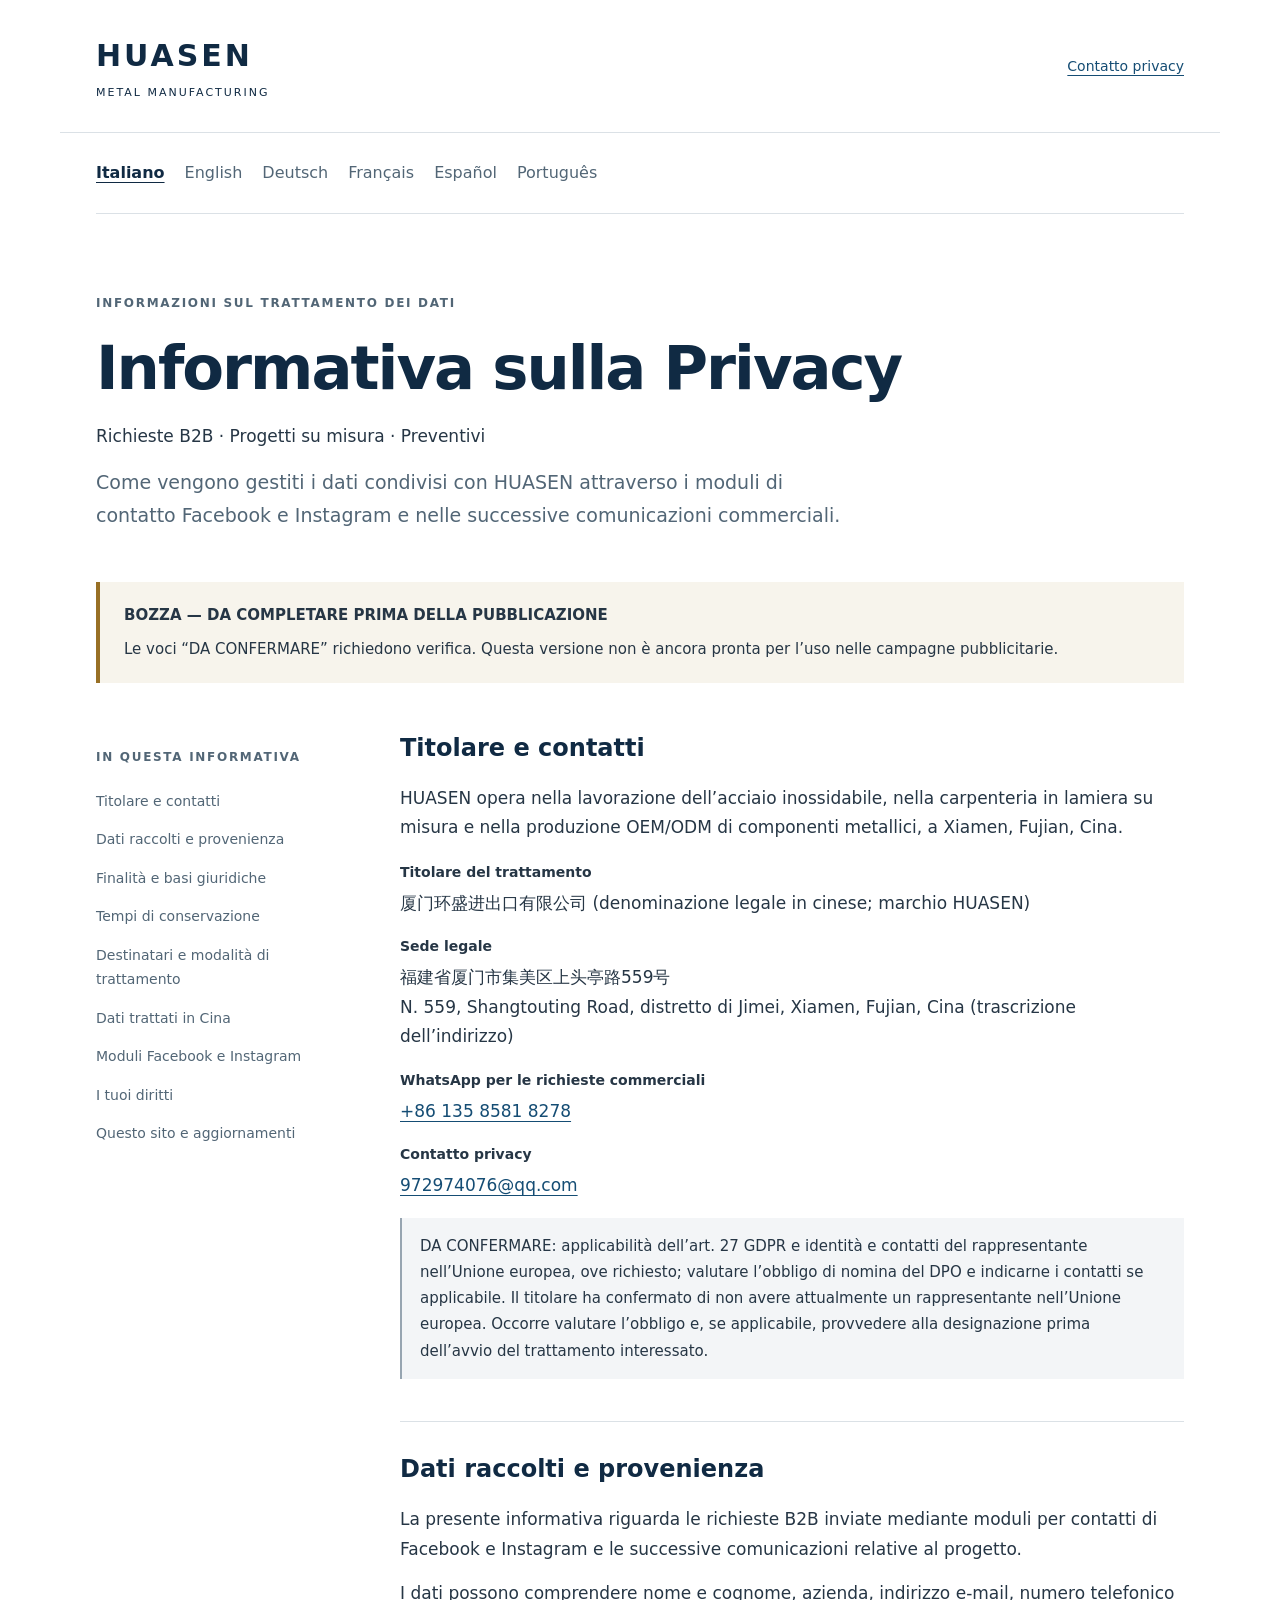
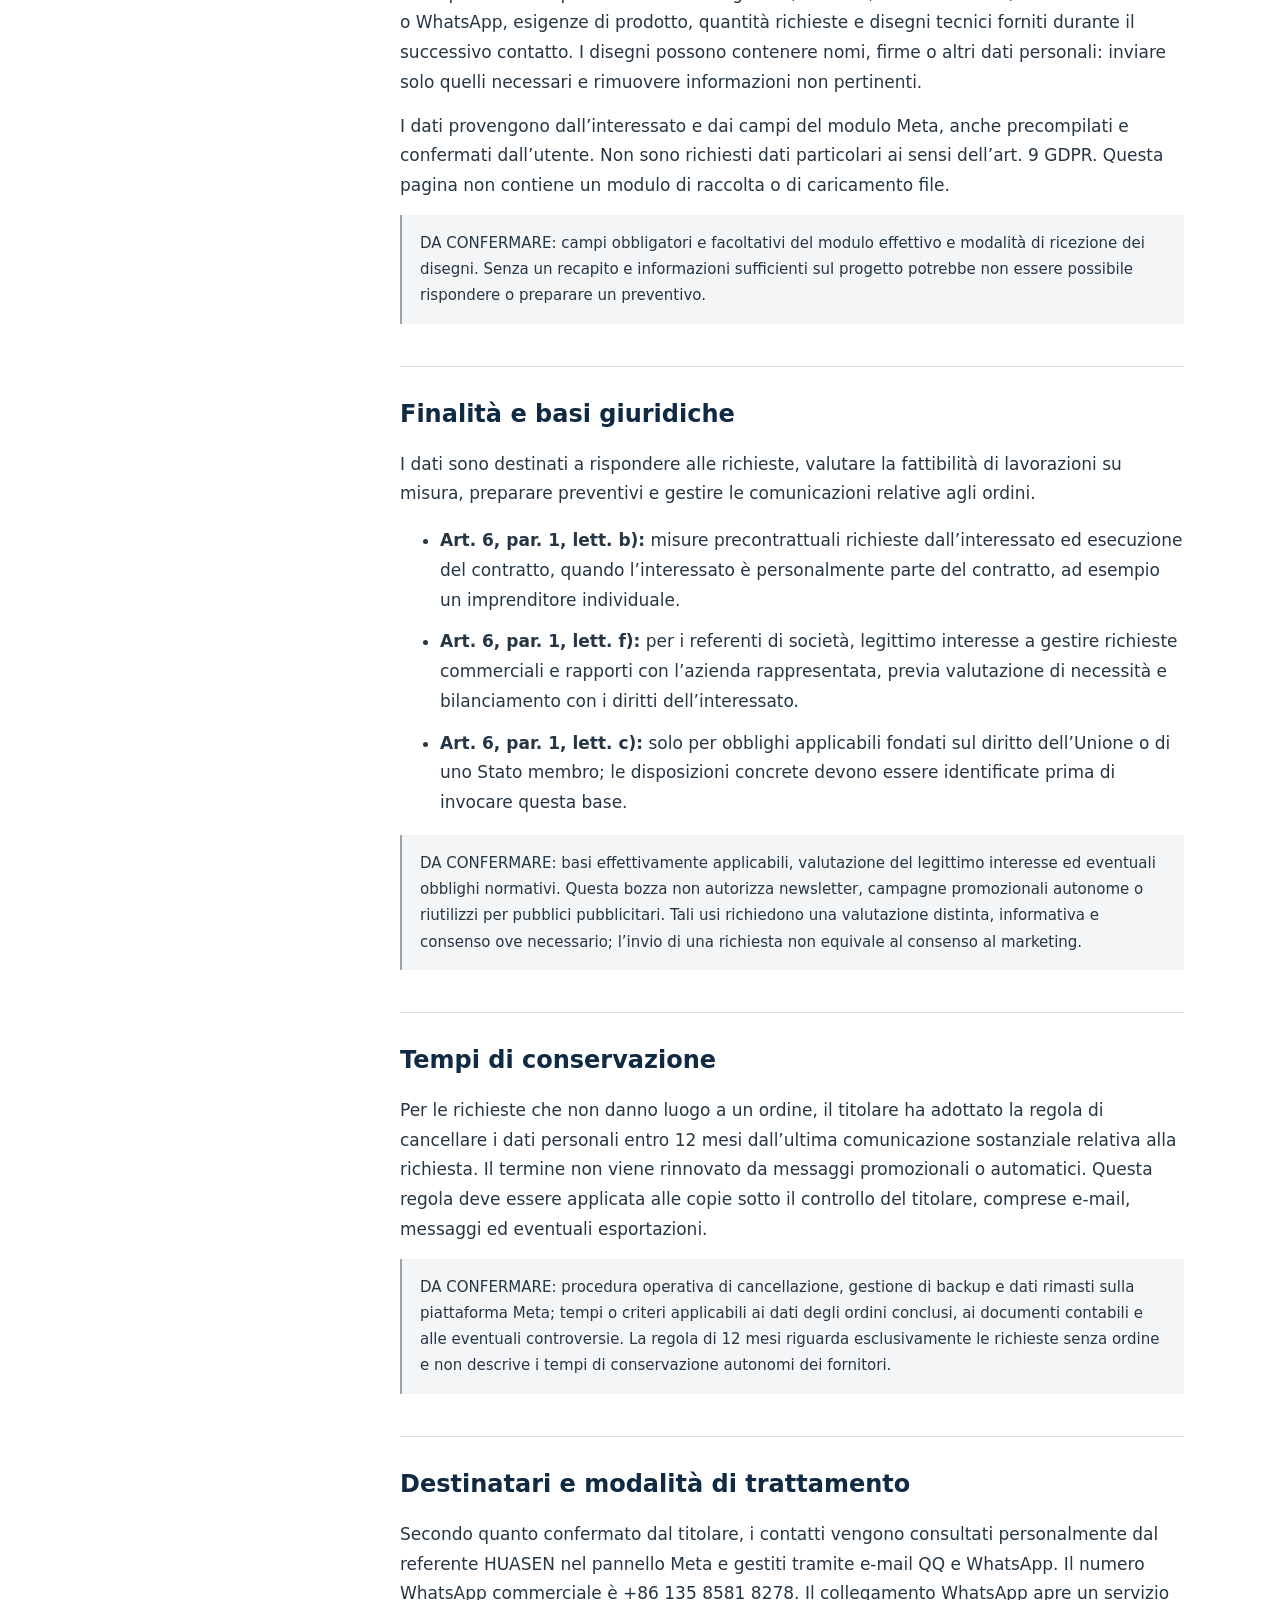
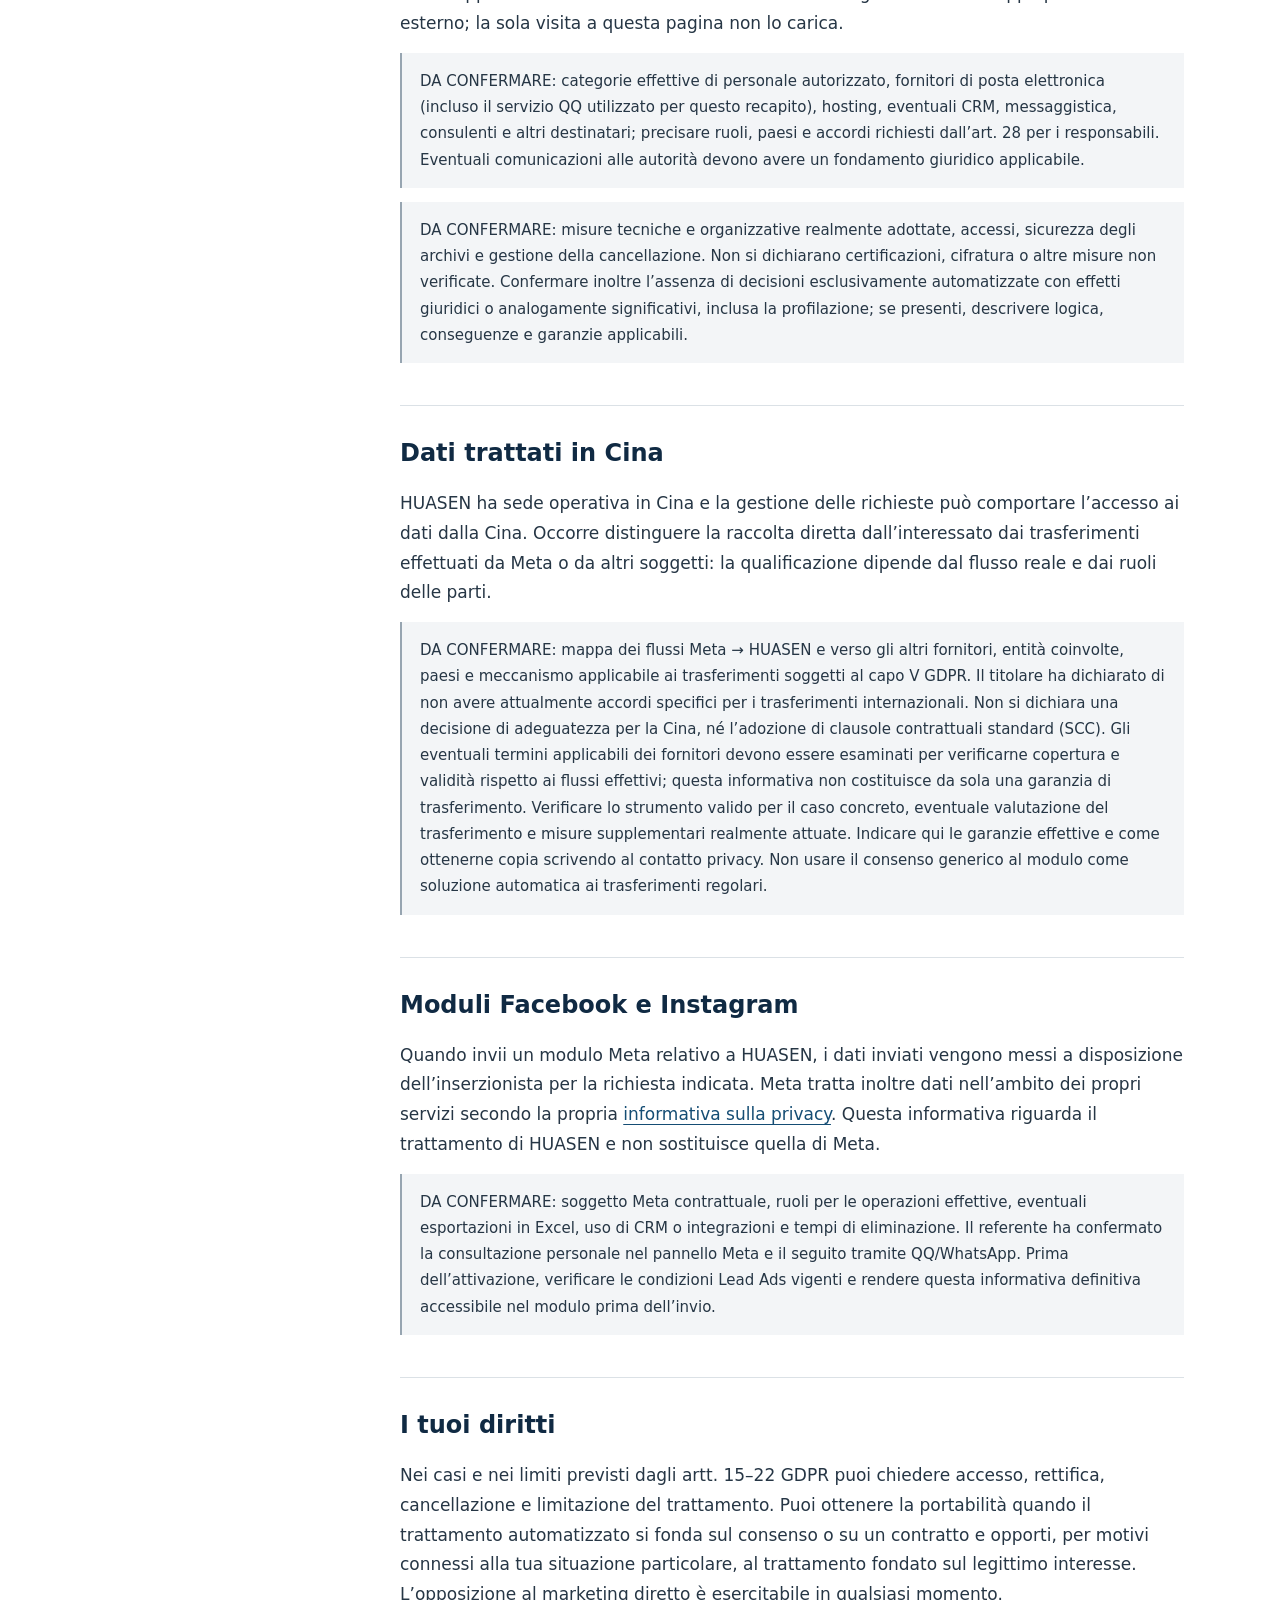
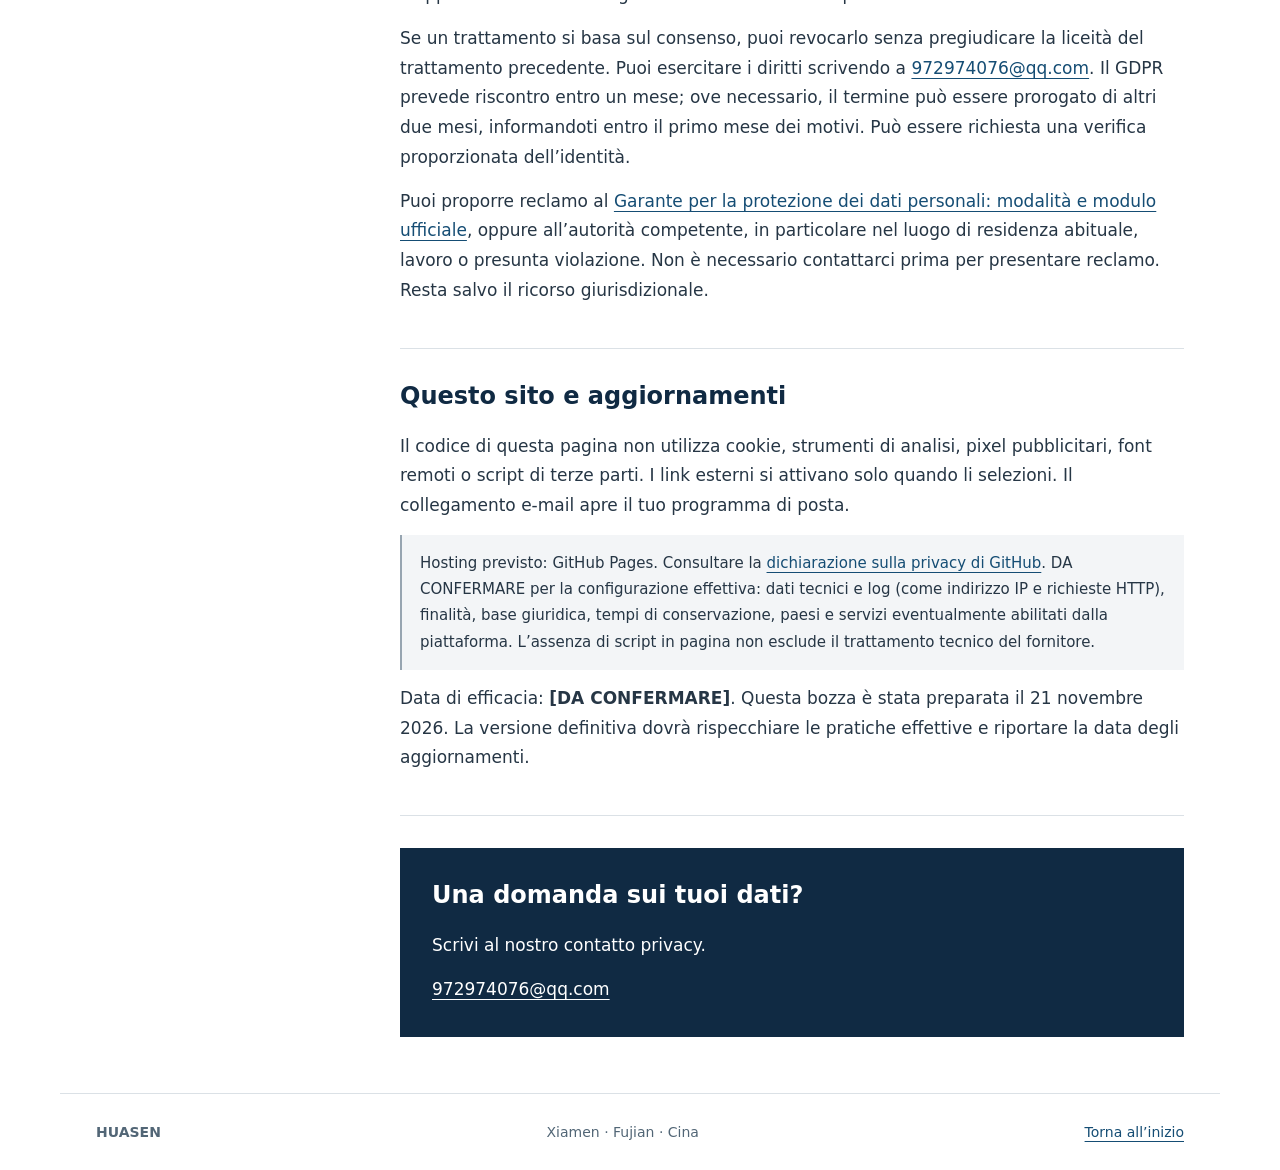
<file: index.html>
<!doctype html>
<html lang="it"><head><meta charset="utf-8"><meta name="viewport" content="width=device-width, initial-scale=1"><meta name="robots" content="noindex, nofollow"><meta name="description" content="Informativa HUASEN sul trattamento dei dati per richieste B2B e preventivi di lavorazioni metalliche su misura."><title>Informativa sulla Privacy | HUASEN</title><link rel="stylesheet" href="style.css"></head><body><a class="skip" href="#contenuto">Vai al contenuto</a><header><a class="brand" href="#">HUASEN<span>METAL MANUFACTURING</span></a><a href="mailto:972974076@qq.com">Contatto privacy</a></header><main id="contenuto"><nav class="languages" aria-label="Language"><a href="index.html" lang="it" hreflang="it" aria-current="page">Italiano</a><a href="en.html" lang="en" hreflang="en">English</a><a href="de.html" lang="de" hreflang="de">Deutsch</a><a href="fr.html" lang="fr" hreflang="fr">Français</a><a href="es.html" lang="es" hreflang="es">Español</a><a href="pt.html" lang="pt" hreflang="pt">Português</a></nav><div class="hero"><p class="eyebrow">INFORMAZIONI SUL TRATTAMENTO DEI DATI</p><h1>Informativa sulla Privacy</h1><p>Richieste B2B · Progetti su misura · Preventivi</p><p class="intro">Come vengono gestiti i dati condivisi con HUASEN attraverso i moduli di contatto Facebook e Instagram e nelle successive comunicazioni commerciali.</p></div><aside class="notice" aria-label="Stato del documento"><strong>BOZZA — DA COMPLETARE PRIMA DELLA PUBBLICAZIONE</strong><p>Le voci “DA CONFERMARE” richiedono verifica. Questa versione non è ancora pronta per l’uso nelle campagne pubblicitarie.</p></aside><div class="layout"><nav aria-label="Indice dell’informativa"><p class="eyebrow">IN QUESTA INFORMATIVA</p><a href="#titolare">Titolare e contatti</a><a href="#dati">Dati raccolti e provenienza</a><a href="#finalita">Finalità e basi giuridiche</a><a href="#conservazione">Tempi di conservazione</a><a href="#destinatari">Destinatari e modalità di trattamento</a><a href="#cina">Dati trattati in Cina</a><a href="#meta">Moduli Facebook e Instagram</a><a href="#diritti">I tuoi diritti</a><a href="#sito">Questo sito e aggiornamenti</a></nav><article><section id="titolare" aria-labelledby="titolare-title"><h2 id="titolare-title">Titolare e contatti</h2><p>HUASEN opera nella lavorazione dell’acciaio inossidabile, nella carpenteria in lamiera su misura e nella produzione OEM/ODM di componenti metallici, a Xiamen, Fujian, Cina.</p><dl><dt>Titolare del trattamento</dt><dd data-config="legal-name"><span lang="zh-CN">厦门环盛进出口有限公司</span> (denominazione legale in cinese; marchio HUASEN)</dd><dt>Sede legale</dt><dd data-config="registered-address"><span lang="zh-CN">福建省厦门市集美区上头亭路559号</span><br>N. 559, Shangtouting Road, distretto di Jimei, Xiamen, Fujian, Cina (trascrizione dell’indirizzo)</dd><dt>WhatsApp per le richieste commerciali</dt><dd><a href="https://wa.me/8613585818278">+86 135 8581 8278</a></dd><dt>Contatto privacy</dt><dd><a href="mailto:972974076@qq.com">972974076@qq.com</a></dd></dl><p class="pending">DA CONFERMARE: applicabilità dell’art. 27 GDPR e identità e contatti del rappresentante nell’Unione europea, ove richiesto; valutare l’obbligo di nomina del DPO e indicarne i contatti se applicabile. Il titolare ha confermato di non avere attualmente un rappresentante nell’Unione europea. Occorre valutare l’obbligo e, se applicabile, provvedere alla designazione prima dell’avvio del trattamento interessato.</p></section><section id="dati" aria-labelledby="dati-title"><h2 id="dati-title">Dati raccolti e provenienza</h2><p>La presente informativa riguarda le richieste B2B inviate mediante moduli per contatti di Facebook e Instagram e le successive comunicazioni relative al progetto.</p><p>I dati possono comprendere nome e cognome, azienda, indirizzo e-mail, numero telefonico o WhatsApp, esigenze di prodotto, quantità richieste e disegni tecnici forniti durante il successivo contatto. I disegni possono contenere nomi, firme o altri dati personali: inviare solo quelli necessari e rimuovere informazioni non pertinenti.</p><p>I dati provengono dall’interessato e dai campi del modulo Meta, anche precompilati e confermati dall’utente. Non sono richiesti dati particolari ai sensi dell’art. 9 GDPR. Questa pagina non contiene un modulo di raccolta o di caricamento file.</p><p class="pending">DA CONFERMARE: campi obbligatori e facoltativi del modulo effettivo e modalità di ricezione dei disegni. Senza un recapito e informazioni sufficienti sul progetto potrebbe non essere possibile rispondere o preparare un preventivo.</p></section><section id="finalita" aria-labelledby="finalita-title"><h2 id="finalita-title">Finalità e basi giuridiche</h2><p>I dati sono destinati a rispondere alle richieste, valutare la fattibilità di lavorazioni su misura, preparare preventivi e gestire le comunicazioni relative agli ordini.</p><ul><li><strong>Art. 6, par. 1, lett. b):</strong> misure precontrattuali richieste dall’interessato ed esecuzione del contratto, quando l’interessato è personalmente parte del contratto, ad esempio un imprenditore individuale.</li><li><strong>Art. 6, par. 1, lett. f):</strong> per i referenti di società, legittimo interesse a gestire richieste commerciali e rapporti con l’azienda rappresentata, previa valutazione di necessità e bilanciamento con i diritti dell’interessato.</li><li><strong>Art. 6, par. 1, lett. c):</strong> solo per obblighi applicabili fondati sul diritto dell’Unione o di uno Stato membro; le disposizioni concrete devono essere identificate prima di invocare questa base.</li></ul><p class="pending">DA CONFERMARE: basi effettivamente applicabili, valutazione del legittimo interesse ed eventuali obblighi normativi. Questa bozza non autorizza newsletter, campagne promozionali autonome o riutilizzi per pubblici pubblicitari. Tali usi richiedono una valutazione distinta, informativa e consenso ove necessario; l’invio di una richiesta non equivale al consenso al marketing.</p></section><section id="conservazione" aria-labelledby="conservazione-title"><h2 id="conservazione-title">Tempi di conservazione</h2><p>Per le richieste che non danno luogo a un ordine, il titolare ha adottato la regola di cancellare i dati personali entro 12 mesi dall’ultima comunicazione sostanziale relativa alla richiesta. Il termine non viene rinnovato da messaggi promozionali o automatici. Questa regola deve essere applicata alle copie sotto il controllo del titolare, comprese e-mail, messaggi ed eventuali esportazioni.</p><p class="pending">DA CONFERMARE: procedura operativa di cancellazione, gestione di backup e dati rimasti sulla piattaforma Meta; tempi o criteri applicabili ai dati degli ordini conclusi, ai documenti contabili e alle eventuali controversie. La regola di 12 mesi riguarda esclusivamente le richieste senza ordine e non descrive i tempi di conservazione autonomi dei fornitori.</p></section><section id="destinatari" aria-labelledby="destinatari-title"><h2 id="destinatari-title">Destinatari e modalità di trattamento</h2><p>Secondo quanto confermato dal titolare, i contatti vengono consultati personalmente dal referente HUASEN nel pannello Meta e gestiti tramite e-mail QQ e WhatsApp. Il numero WhatsApp commerciale è +86 135 8581 8278. Il collegamento WhatsApp apre un servizio esterno; la sola visita a questa pagina non lo carica.</p><p class="pending">DA CONFERMARE: categorie effettive di personale autorizzato, fornitori di posta elettronica (incluso il servizio QQ utilizzato per questo recapito), hosting, eventuali CRM, messaggistica, consulenti e altri destinatari; precisare ruoli, paesi e accordi richiesti dall’art. 28 per i responsabili. Eventuali comunicazioni alle autorità devono avere un fondamento giuridico applicabile.</p><p class="pending">DA CONFERMARE: misure tecniche e organizzative realmente adottate, accessi, sicurezza degli archivi e gestione della cancellazione. Non si dichiarano certificazioni, cifratura o altre misure non verificate. Confermare inoltre l’assenza di decisioni esclusivamente automatizzate con effetti giuridici o analogamente significativi, inclusa la profilazione; se presenti, descrivere logica, conseguenze e garanzie applicabili.</p></section><section id="cina" aria-labelledby="cina-title"><h2 id="cina-title">Dati trattati in Cina</h2><p>HUASEN ha sede operativa in Cina e la gestione delle richieste può comportare l’accesso ai dati dalla Cina. Occorre distinguere la raccolta diretta dall’interessato dai trasferimenti effettuati da Meta o da altri soggetti: la qualificazione dipende dal flusso reale e dai ruoli delle parti.</p><p class="pending">DA CONFERMARE: mappa dei flussi Meta → HUASEN e verso gli altri fornitori, entità coinvolte, paesi e meccanismo applicabile ai trasferimenti soggetti al capo V GDPR. Il titolare ha dichiarato di non avere attualmente accordi specifici per i trasferimenti internazionali. Non si dichiara una decisione di adeguatezza per la Cina, né l’adozione di clausole contrattuali standard (SCC). Gli eventuali termini applicabili dei fornitori devono essere esaminati per verificarne copertura e validità rispetto ai flussi effettivi; questa informativa non costituisce da sola una garanzia di trasferimento. Verificare lo strumento valido per il caso concreto, eventuale valutazione del trasferimento e misure supplementari realmente attuate. Indicare qui le garanzie effettive e come ottenerne copia scrivendo al contatto privacy. Non usare il consenso generico al modulo come soluzione automatica ai trasferimenti regolari.</p></section><section id="meta" aria-labelledby="meta-title"><h2 id="meta-title">Moduli Facebook e Instagram</h2><p>Quando invii un modulo Meta relativo a HUASEN, i dati inviati vengono messi a disposizione dell’inserzionista per la richiesta indicata. Meta tratta inoltre dati nell’ambito dei propri servizi secondo la propria <a href="https://www.facebook.com/privacy/policy/">informativa sulla privacy</a>. Questa informativa riguarda il trattamento di HUASEN e non sostituisce quella di Meta.</p><p class="pending">DA CONFERMARE: soggetto Meta contrattuale, ruoli per le operazioni effettive, eventuali esportazioni in Excel, uso di CRM o integrazioni e tempi di eliminazione. Il referente ha confermato la consultazione personale nel pannello Meta e il seguito tramite QQ/WhatsApp. Prima dell’attivazione, verificare le condizioni Lead Ads vigenti e rendere questa informativa definitiva accessibile nel modulo prima dell’invio.</p></section><section id="diritti" aria-labelledby="diritti-title"><h2 id="diritti-title">I tuoi diritti</h2><p>Nei casi e nei limiti previsti dagli artt. 15–22 GDPR puoi chiedere accesso, rettifica, cancellazione e limitazione del trattamento. Puoi ottenere la portabilità quando il trattamento automatizzato si fonda sul consenso o su un contratto e opporti, per motivi connessi alla tua situazione particolare, al trattamento fondato sul legittimo interesse. L’opposizione al marketing diretto è esercitabile in qualsiasi momento.</p><p>Se un trattamento si basa sul consenso, puoi revocarlo senza pregiudicare la liceità del trattamento precedente. Puoi esercitare i diritti scrivendo a <a href="mailto:972974076@qq.com?subject=Richiesta%20privacy">972974076@qq.com</a>. Il GDPR prevede riscontro entro un mese; ove necessario, il termine può essere prorogato di altri due mesi, informandoti entro il primo mese dei motivi. Può essere richiesta una verifica proporzionata dell’identità.</p><p>Puoi proporre reclamo al <a href="https://garanteprivacy.it/diritti/come-agire-per-tutelare-i-tuoi-dati-personali/reclamo">Garante per la protezione dei dati personali: modalità e modulo ufficiale</a>, oppure all’autorità competente, in particolare nel luogo di residenza abituale, lavoro o presunta violazione. Non è necessario contattarci prima per presentare reclamo. Resta salvo il ricorso giurisdizionale.</p></section><section id="sito" aria-labelledby="sito-title"><h2 id="sito-title">Questo sito e aggiornamenti</h2><p>Il codice di questa pagina non utilizza cookie, strumenti di analisi, pixel pubblicitari, font remoti o script di terze parti. I link esterni si attivano solo quando li selezioni. Il collegamento e-mail apre il tuo programma di posta.</p><p class="pending">Hosting previsto: GitHub Pages. Consultare la <a href="https://docs.github.com/en/site-policy/privacy-policies/github-general-privacy-statement">dichiarazione sulla privacy di GitHub</a>. DA CONFERMARE per la configurazione effettiva: dati tecnici e log (come indirizzo IP e richieste HTTP), finalità, base giuridica, tempi di conservazione, paesi e servizi eventualmente abilitati dalla piattaforma. L’assenza di script in pagina non esclude il trattamento tecnico del fornitore.</p><p>Data di efficacia: <strong>[DA CONFERMARE]</strong>. Questa bozza è stata preparata il 21 novembre 2026. La versione definitiva dovrà rispecchiare le pratiche effettive e riportare la data degli aggiornamenti.</p></section><div class="contact"><h2>Una domanda sui tuoi dati?</h2><p>Scrivi al nostro contatto privacy.</p><a href="mailto:972974076@qq.com">972974076@qq.com</a></div></article></div></main><footer><strong>HUASEN</strong><span>Xiamen · Fujian · Cina</span><a href="#contenuto">Torna all’inizio</a></footer></body></html>
</file>
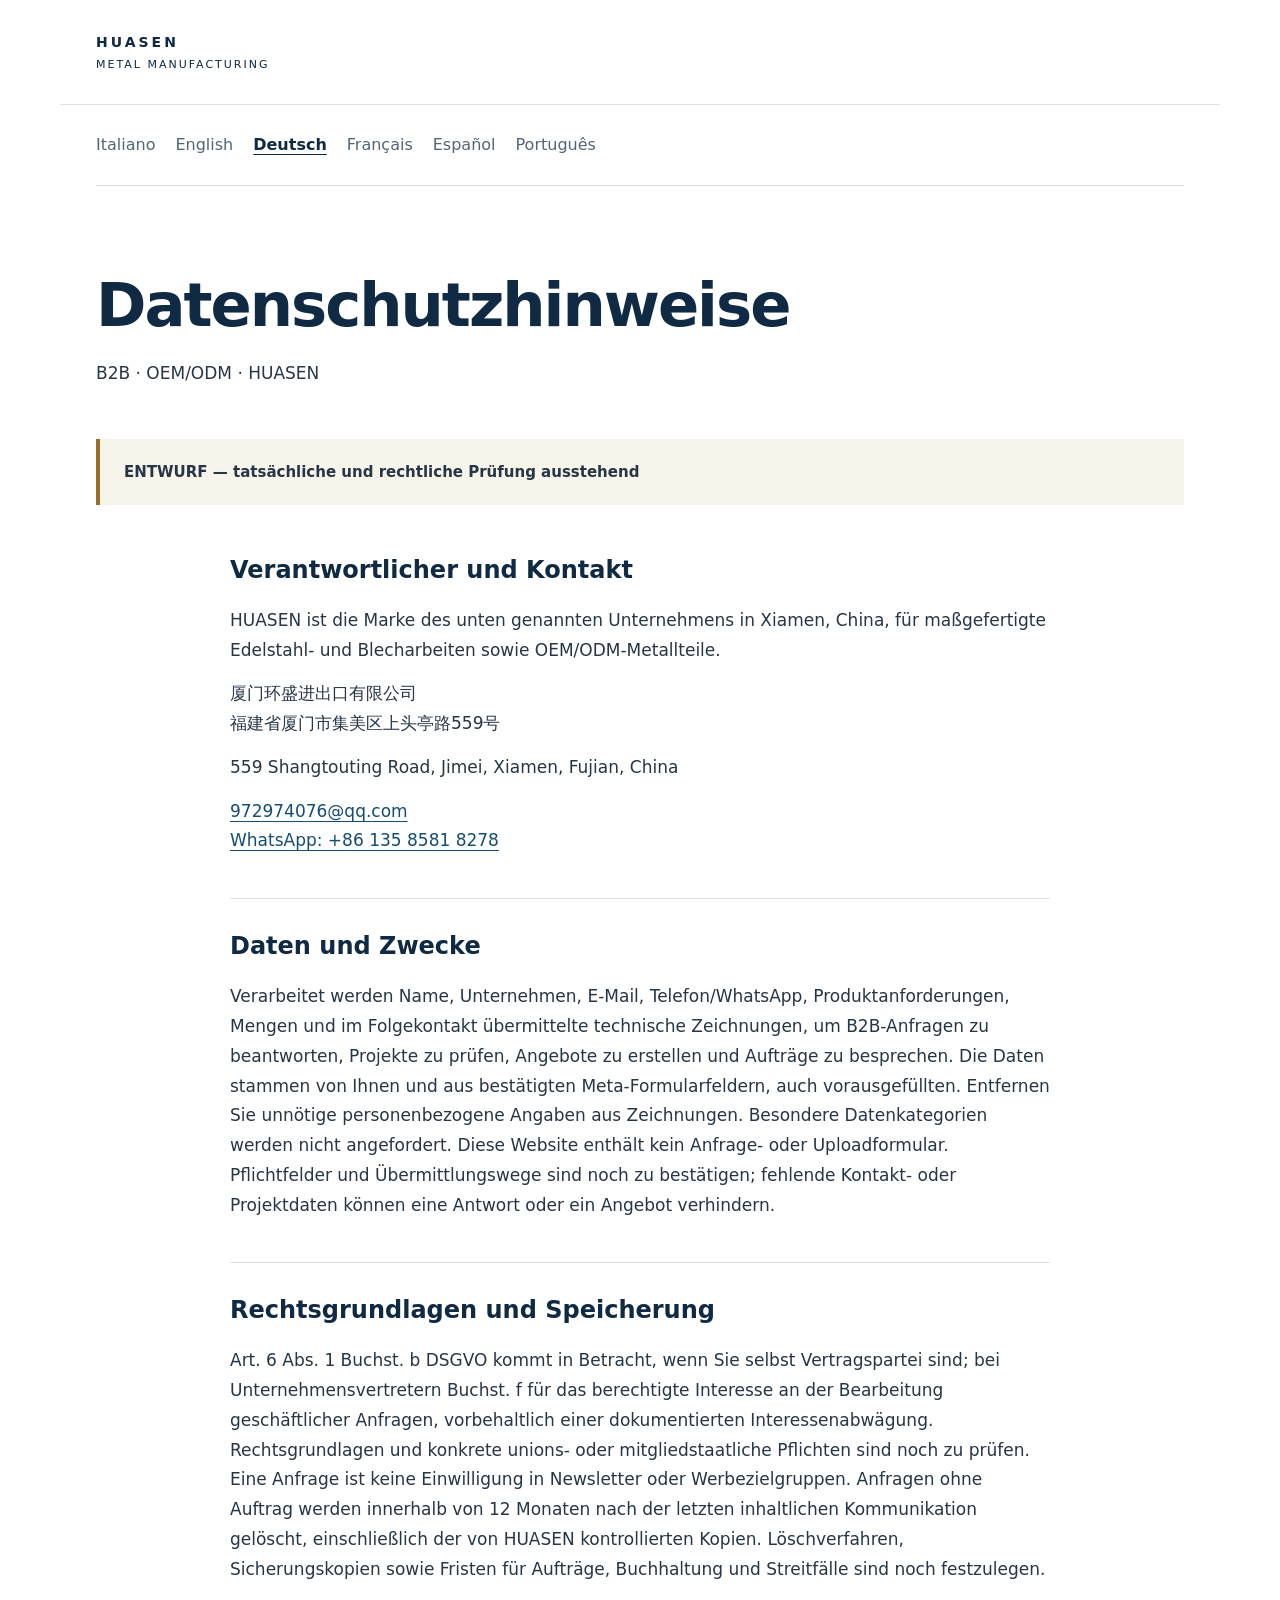
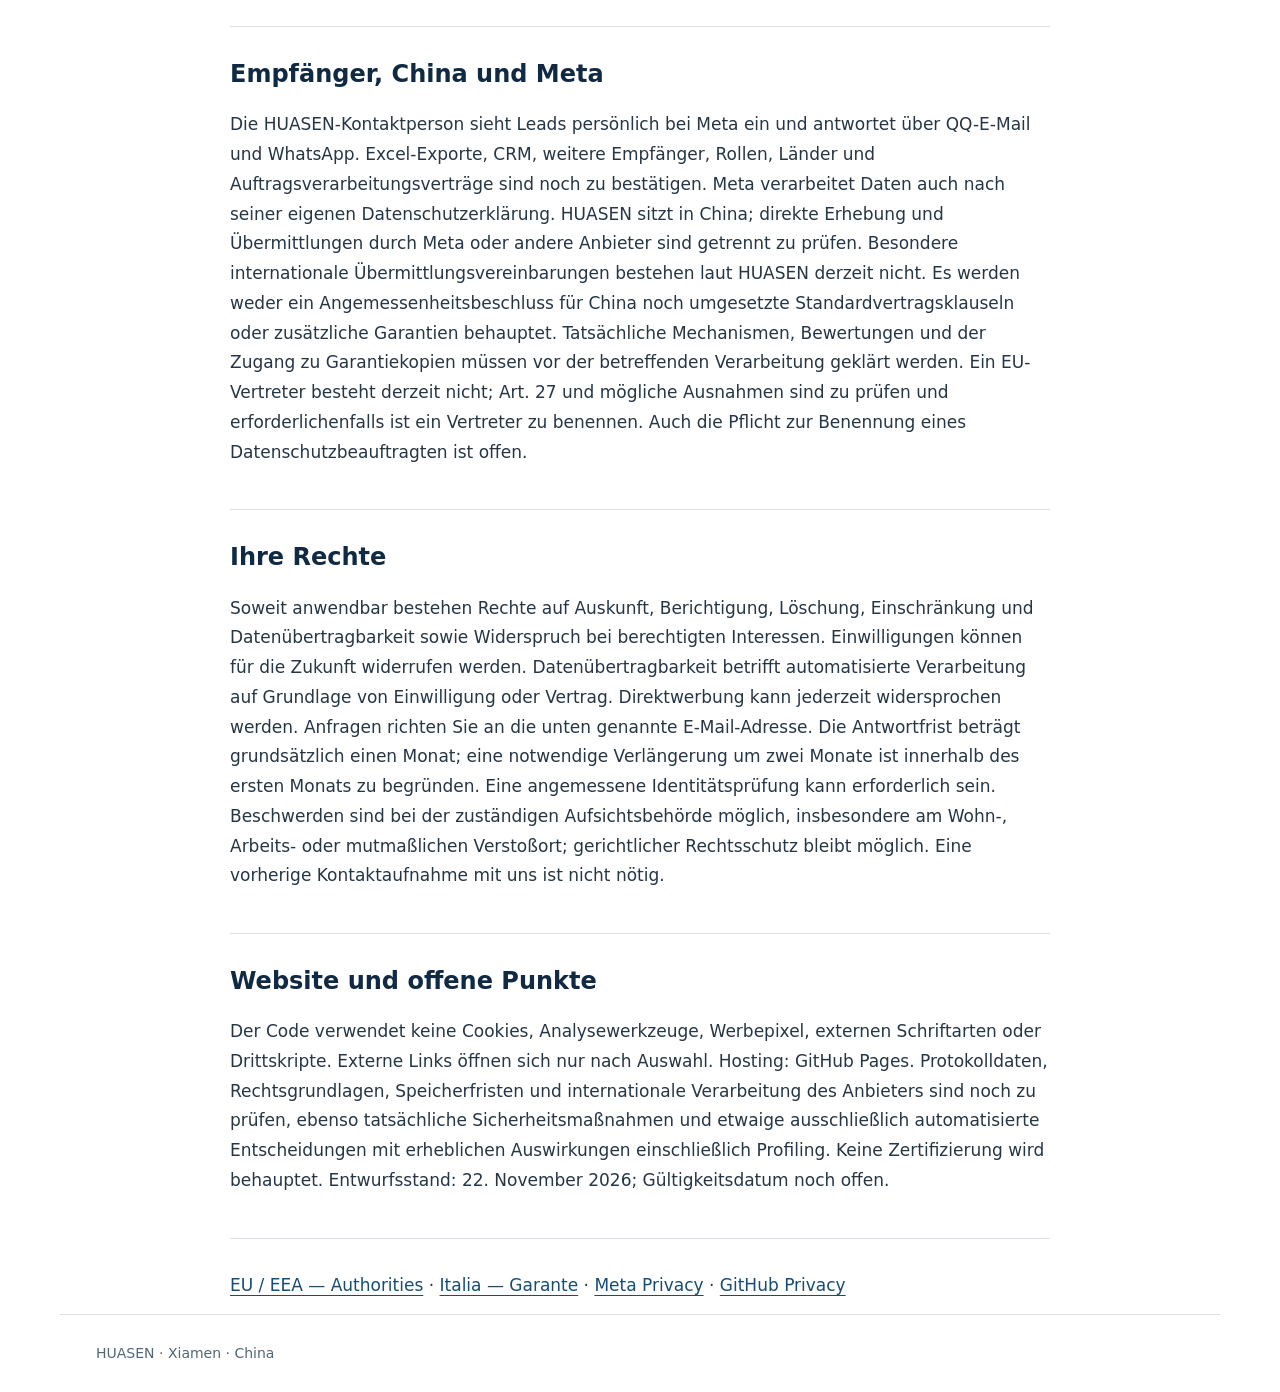
<file: de.html>
<!doctype html><html lang="de"><head><meta charset="utf-8"><meta name="viewport" content="width=device-width, initial-scale=1"><meta name="robots" content="noindex,nofollow"><title>Datenschutzhinweise | HUASEN</title><link rel="stylesheet" href="style.css"></head><body><header><a class="brand" href="index.html">HUASEN<span>METAL MANUFACTURING</span></a></header><main><nav class="languages" aria-label="Language"><a href="index.html" lang="it" hreflang="it">Italiano</a><a href="en.html" lang="en" hreflang="en">English</a><a href="de.html" lang="de" hreflang="de" aria-current="page">Deutsch</a><a href="fr.html" lang="fr" hreflang="fr">Français</a><a href="es.html" lang="es" hreflang="es">Español</a><a href="pt.html" lang="pt" hreflang="pt">Português</a></nav><div class="hero"><h1>Datenschutzhinweise</h1><p>B2B · OEM/ODM · HUASEN</p></div><aside class="notice"><strong>ENTWURF — tatsächliche und rechtliche Prüfung ausstehend</strong></aside><article class="translated"><section><h2>Verantwortlicher und Kontakt</h2><p>HUASEN ist die Marke des unten genannten Unternehmens in Xiamen, China, für maßgefertigte Edelstahl- und Blecharbeiten sowie OEM/ODM-Metallteile.</p><p lang="zh-CN">厦门环盛进出口有限公司<br>福建省厦门市集美区上头亭路559号</p><p>559 Shangtouting Road, Jimei, Xiamen, Fujian, China</p><p><a href="mailto:972974076@qq.com">972974076@qq.com</a><br><a href="https://wa.me/8613585818278">WhatsApp: +86 135 8581 8278</a></p></section><section><h2>Daten und Zwecke</h2><p>Verarbeitet werden Name, Unternehmen, E-Mail, Telefon/WhatsApp, Produktanforderungen, Mengen und im Folgekontakt übermittelte technische Zeichnungen, um B2B-Anfragen zu beantworten, Projekte zu prüfen, Angebote zu erstellen und Aufträge zu besprechen. Die Daten stammen von Ihnen und aus bestätigten Meta-Formularfeldern, auch vorausgefüllten. Entfernen Sie unnötige personenbezogene Angaben aus Zeichnungen. Besondere Datenkategorien werden nicht angefordert. Diese Website enthält kein Anfrage- oder Uploadformular. Pflichtfelder und Übermittlungswege sind noch zu bestätigen; fehlende Kontakt- oder Projektdaten können eine Antwort oder ein Angebot verhindern.</p></section><section><h2>Rechtsgrundlagen und Speicherung</h2><p>Art. 6 Abs. 1 Buchst. b DSGVO kommt in Betracht, wenn Sie selbst Vertragspartei sind; bei Unternehmensvertretern Buchst. f für das berechtigte Interesse an der Bearbeitung geschäftlicher Anfragen, vorbehaltlich einer dokumentierten Interessenabwägung. Rechtsgrundlagen und konkrete unions- oder mitgliedstaatliche Pflichten sind noch zu prüfen. Eine Anfrage ist keine Einwilligung in Newsletter oder Werbezielgruppen. Anfragen ohne Auftrag werden innerhalb von 12 Monaten nach der letzten inhaltlichen Kommunikation gelöscht, einschließlich der von HUASEN kontrollierten Kopien. Löschverfahren, Sicherungskopien sowie Fristen für Aufträge, Buchhaltung und Streitfälle sind noch festzulegen.</p></section><section><h2>Empfänger, China und Meta</h2><p>Die HUASEN-Kontaktperson sieht Leads persönlich bei Meta ein und antwortet über QQ-E-Mail und WhatsApp. Excel-Exporte, CRM, weitere Empfänger, Rollen, Länder und Auftragsverarbeitungsverträge sind noch zu bestätigen. Meta verarbeitet Daten auch nach seiner eigenen Datenschutzerklärung. HUASEN sitzt in China; direkte Erhebung und Übermittlungen durch Meta oder andere Anbieter sind getrennt zu prüfen. Besondere internationale Übermittlungsvereinbarungen bestehen laut HUASEN derzeit nicht. Es werden weder ein Angemessenheitsbeschluss für China noch umgesetzte Standardvertragsklauseln oder zusätzliche Garantien behauptet. Tatsächliche Mechanismen, Bewertungen und der Zugang zu Garantiekopien müssen vor der betreffenden Verarbeitung geklärt werden. Ein EU-Vertreter besteht derzeit nicht; Art. 27 und mögliche Ausnahmen sind zu prüfen und erforderlichenfalls ist ein Vertreter zu benennen. Auch die Pflicht zur Benennung eines Datenschutzbeauftragten ist offen.</p></section><section><h2>Ihre Rechte</h2><p>Soweit anwendbar bestehen Rechte auf Auskunft, Berichtigung, Löschung, Einschränkung und Datenübertragbarkeit sowie Widerspruch bei berechtigten Interessen. Einwilligungen können für die Zukunft widerrufen werden. Datenübertragbarkeit betrifft automatisierte Verarbeitung auf Grundlage von Einwilligung oder Vertrag. Direktwerbung kann jederzeit widersprochen werden. Anfragen richten Sie an die unten genannte E-Mail-Adresse. Die Antwortfrist beträgt grundsätzlich einen Monat; eine notwendige Verlängerung um zwei Monate ist innerhalb des ersten Monats zu begründen. Eine angemessene Identitätsprüfung kann erforderlich sein. Beschwerden sind bei der zuständigen Aufsichtsbehörde möglich, insbesondere am Wohn-, Arbeits- oder mutmaßlichen Verstoßort; gerichtlicher Rechtsschutz bleibt möglich. Eine vorherige Kontaktaufnahme mit uns ist nicht nötig.</p></section><section><h2>Website und offene Punkte</h2><p>Der Code verwendet keine Cookies, Analysewerkzeuge, Werbepixel, externen Schriftarten oder Drittskripte. Externe Links öffnen sich nur nach Auswahl. Hosting: GitHub Pages. Protokolldaten, Rechtsgrundlagen, Speicherfristen und internationale Verarbeitung des Anbieters sind noch zu prüfen, ebenso tatsächliche Sicherheitsmaßnahmen und etwaige ausschließlich automatisierte Entscheidungen mit erheblichen Auswirkungen einschließlich Profiling. Keine Zertifizierung wird behauptet. Entwurfsstand: 22. November 2026; Gültigkeitsdatum noch offen.</p></section><p><a href="https://www.edpb.europa.eu/about-edpb/about-edpb/members_en">EU / EEA — Authorities</a> · <a href="https://garanteprivacy.it/diritti/come-agire-per-tutelare-i-tuoi-dati-personali/reclamo">Italia — Garante</a> · <a href="https://www.facebook.com/privacy/policy/">Meta Privacy</a> · <a href="https://docs.github.com/en/site-policy/privacy-policies/github-general-privacy-statement">GitHub Privacy</a></p></article></main><footer>HUASEN · Xiamen · China</footer></body></html>
</file>
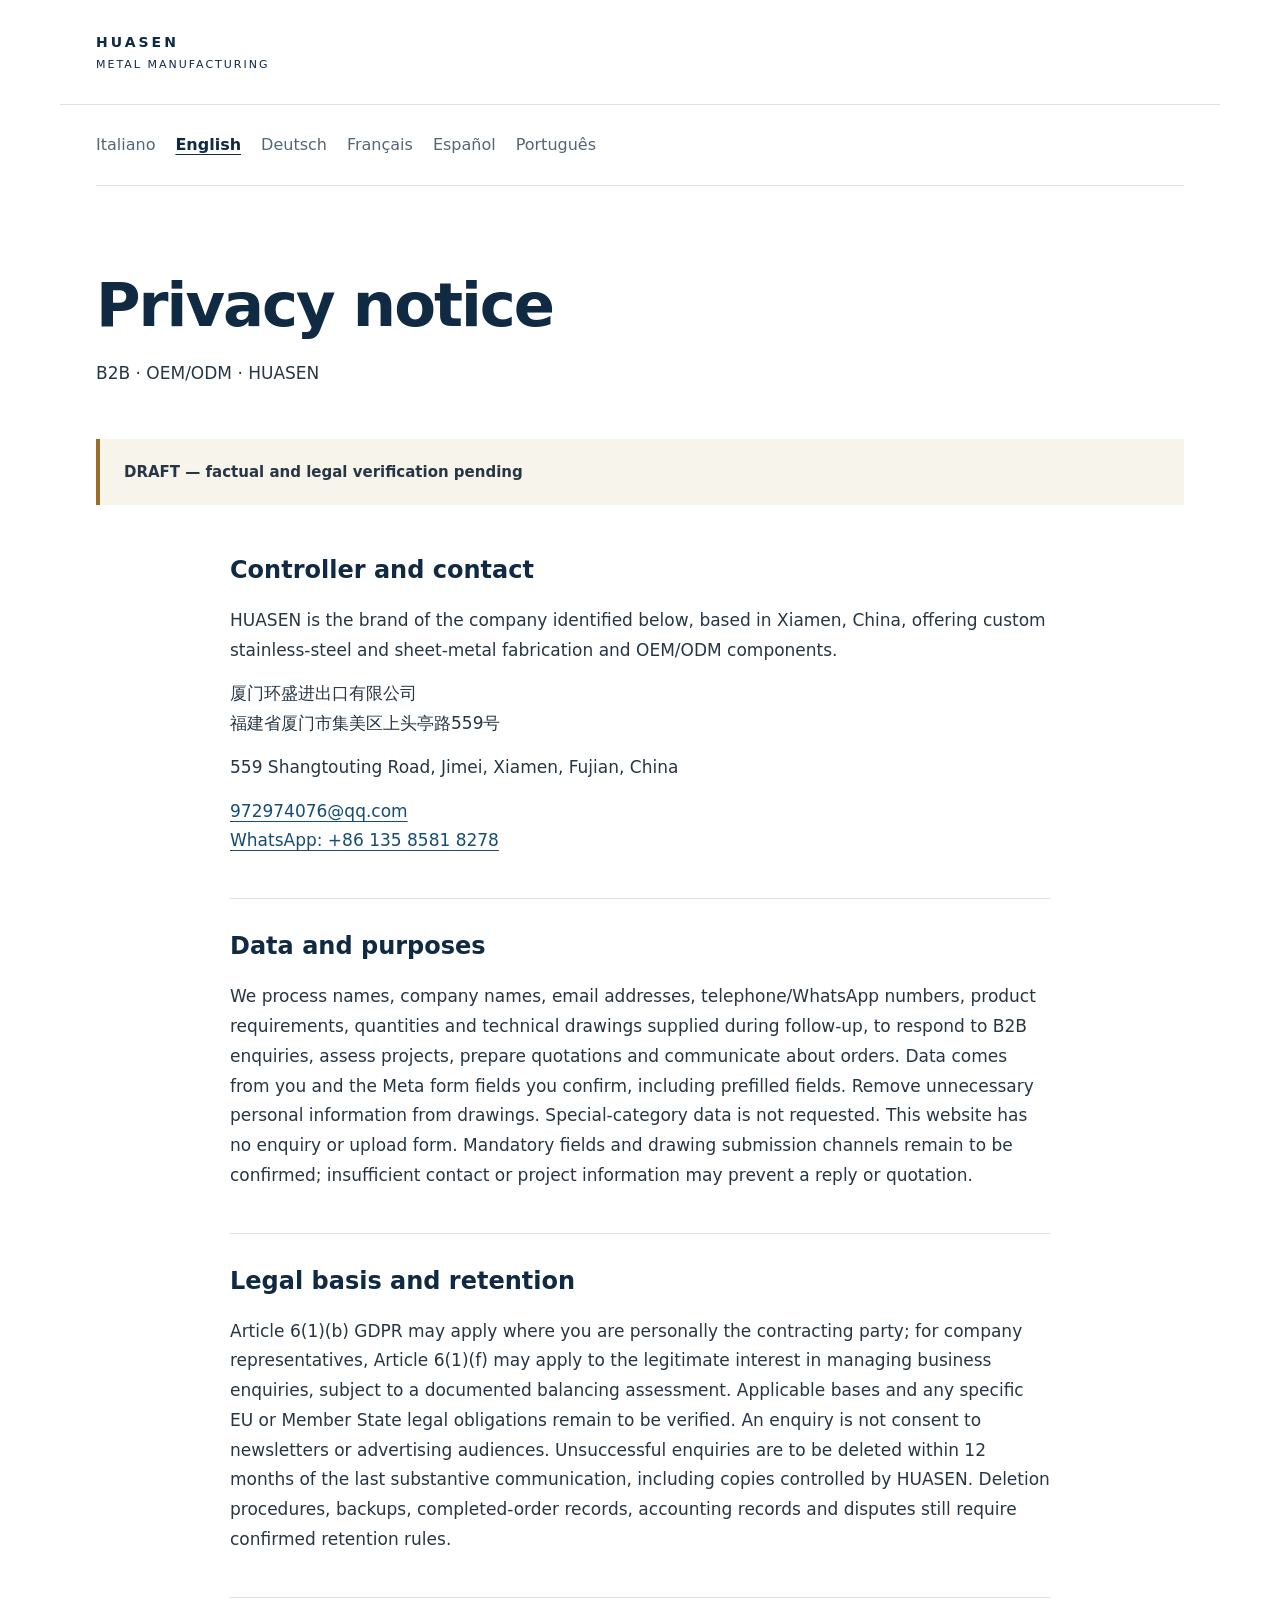
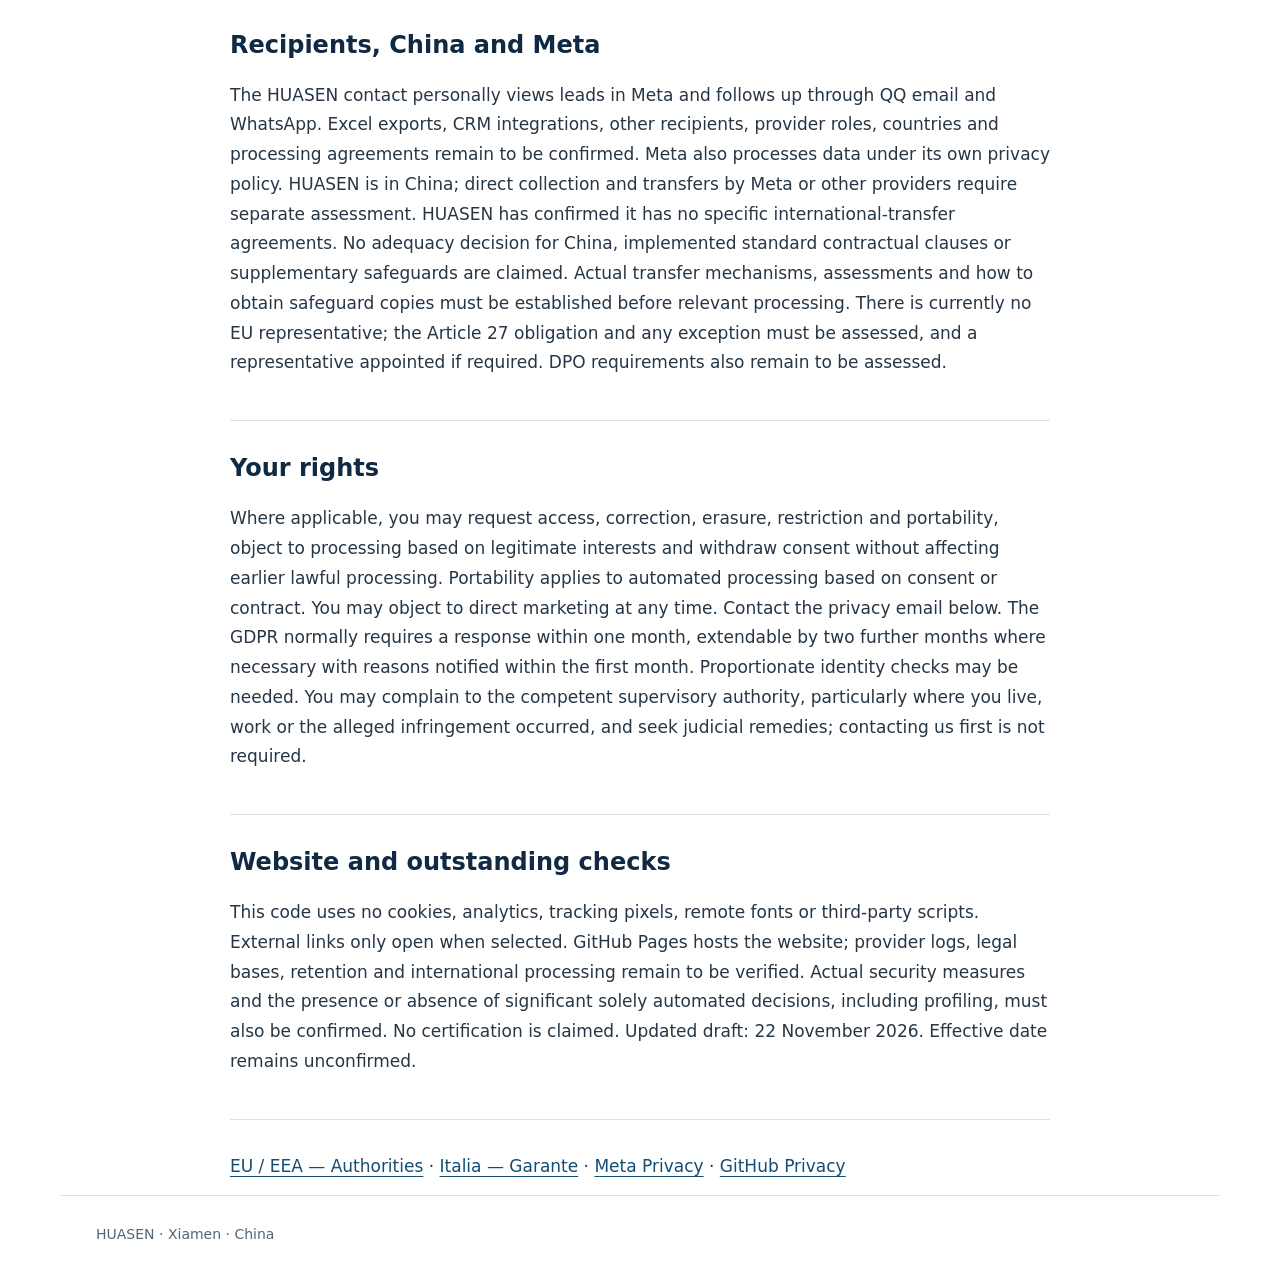
<file: en.html>
<!doctype html><html lang="en"><head><meta charset="utf-8"><meta name="viewport" content="width=device-width, initial-scale=1"><meta name="robots" content="noindex,nofollow"><title>Privacy notice | HUASEN</title><link rel="stylesheet" href="style.css"></head><body><header><a class="brand" href="index.html">HUASEN<span>METAL MANUFACTURING</span></a></header><main><nav class="languages" aria-label="Language"><a href="index.html" lang="it" hreflang="it">Italiano</a><a href="en.html" lang="en" hreflang="en" aria-current="page">English</a><a href="de.html" lang="de" hreflang="de">Deutsch</a><a href="fr.html" lang="fr" hreflang="fr">Français</a><a href="es.html" lang="es" hreflang="es">Español</a><a href="pt.html" lang="pt" hreflang="pt">Português</a></nav><div class="hero"><h1>Privacy notice</h1><p>B2B · OEM/ODM · HUASEN</p></div><aside class="notice"><strong>DRAFT — factual and legal verification pending</strong></aside><article class="translated"><section><h2>Controller and contact</h2><p>HUASEN is the brand of the company identified below, based in Xiamen, China, offering custom stainless-steel and sheet-metal fabrication and OEM/ODM components.</p><p lang="zh-CN">厦门环盛进出口有限公司<br>福建省厦门市集美区上头亭路559号</p><p>559 Shangtouting Road, Jimei, Xiamen, Fujian, China</p><p><a href="mailto:972974076@qq.com">972974076@qq.com</a><br><a href="https://wa.me/8613585818278">WhatsApp: +86 135 8581 8278</a></p></section><section><h2>Data and purposes</h2><p>We process names, company names, email addresses, telephone/WhatsApp numbers, product requirements, quantities and technical drawings supplied during follow-up, to respond to B2B enquiries, assess projects, prepare quotations and communicate about orders. Data comes from you and the Meta form fields you confirm, including prefilled fields. Remove unnecessary personal information from drawings. Special-category data is not requested. This website has no enquiry or upload form. Mandatory fields and drawing submission channels remain to be confirmed; insufficient contact or project information may prevent a reply or quotation.</p></section><section><h2>Legal basis and retention</h2><p>Article 6(1)(b) GDPR may apply where you are personally the contracting party; for company representatives, Article 6(1)(f) may apply to the legitimate interest in managing business enquiries, subject to a documented balancing assessment. Applicable bases and any specific EU or Member State legal obligations remain to be verified. An enquiry is not consent to newsletters or advertising audiences. Unsuccessful enquiries are to be deleted within 12 months of the last substantive communication, including copies controlled by HUASEN. Deletion procedures, backups, completed-order records, accounting records and disputes still require confirmed retention rules.</p></section><section><h2>Recipients, China and Meta</h2><p>The HUASEN contact personally views leads in Meta and follows up through QQ email and WhatsApp. Excel exports, CRM integrations, other recipients, provider roles, countries and processing agreements remain to be confirmed. Meta also processes data under its own privacy policy. HUASEN is in China; direct collection and transfers by Meta or other providers require separate assessment. HUASEN has confirmed it has no specific international-transfer agreements. No adequacy decision for China, implemented standard contractual clauses or supplementary safeguards are claimed. Actual transfer mechanisms, assessments and how to obtain safeguard copies must be established before relevant processing. There is currently no EU representative; the Article 27 obligation and any exception must be assessed, and a representative appointed if required. DPO requirements also remain to be assessed.</p></section><section><h2>Your rights</h2><p>Where applicable, you may request access, correction, erasure, restriction and portability, object to processing based on legitimate interests and withdraw consent without affecting earlier lawful processing. Portability applies to automated processing based on consent or contract. You may object to direct marketing at any time. Contact the privacy email below. The GDPR normally requires a response within one month, extendable by two further months where necessary with reasons notified within the first month. Proportionate identity checks may be needed. You may complain to the competent supervisory authority, particularly where you live, work or the alleged infringement occurred, and seek judicial remedies; contacting us first is not required.</p></section><section><h2>Website and outstanding checks</h2><p>This code uses no cookies, analytics, tracking pixels, remote fonts or third-party scripts. External links only open when selected. GitHub Pages hosts the website; provider logs, legal bases, retention and international processing remain to be verified. Actual security measures and the presence or absence of significant solely automated decisions, including profiling, must also be confirmed. No certification is claimed. Updated draft: 22 November 2026. Effective date remains unconfirmed.</p></section><p><a href="https://www.edpb.europa.eu/about-edpb/about-edpb/members_en">EU / EEA — Authorities</a> · <a href="https://garanteprivacy.it/diritti/come-agire-per-tutelare-i-tuoi-dati-personali/reclamo">Italia — Garante</a> · <a href="https://www.facebook.com/privacy/policy/">Meta Privacy</a> · <a href="https://docs.github.com/en/site-policy/privacy-policies/github-general-privacy-statement">GitHub Privacy</a></p></article></main><footer>HUASEN · Xiamen · China</footer></body></html>
</file>
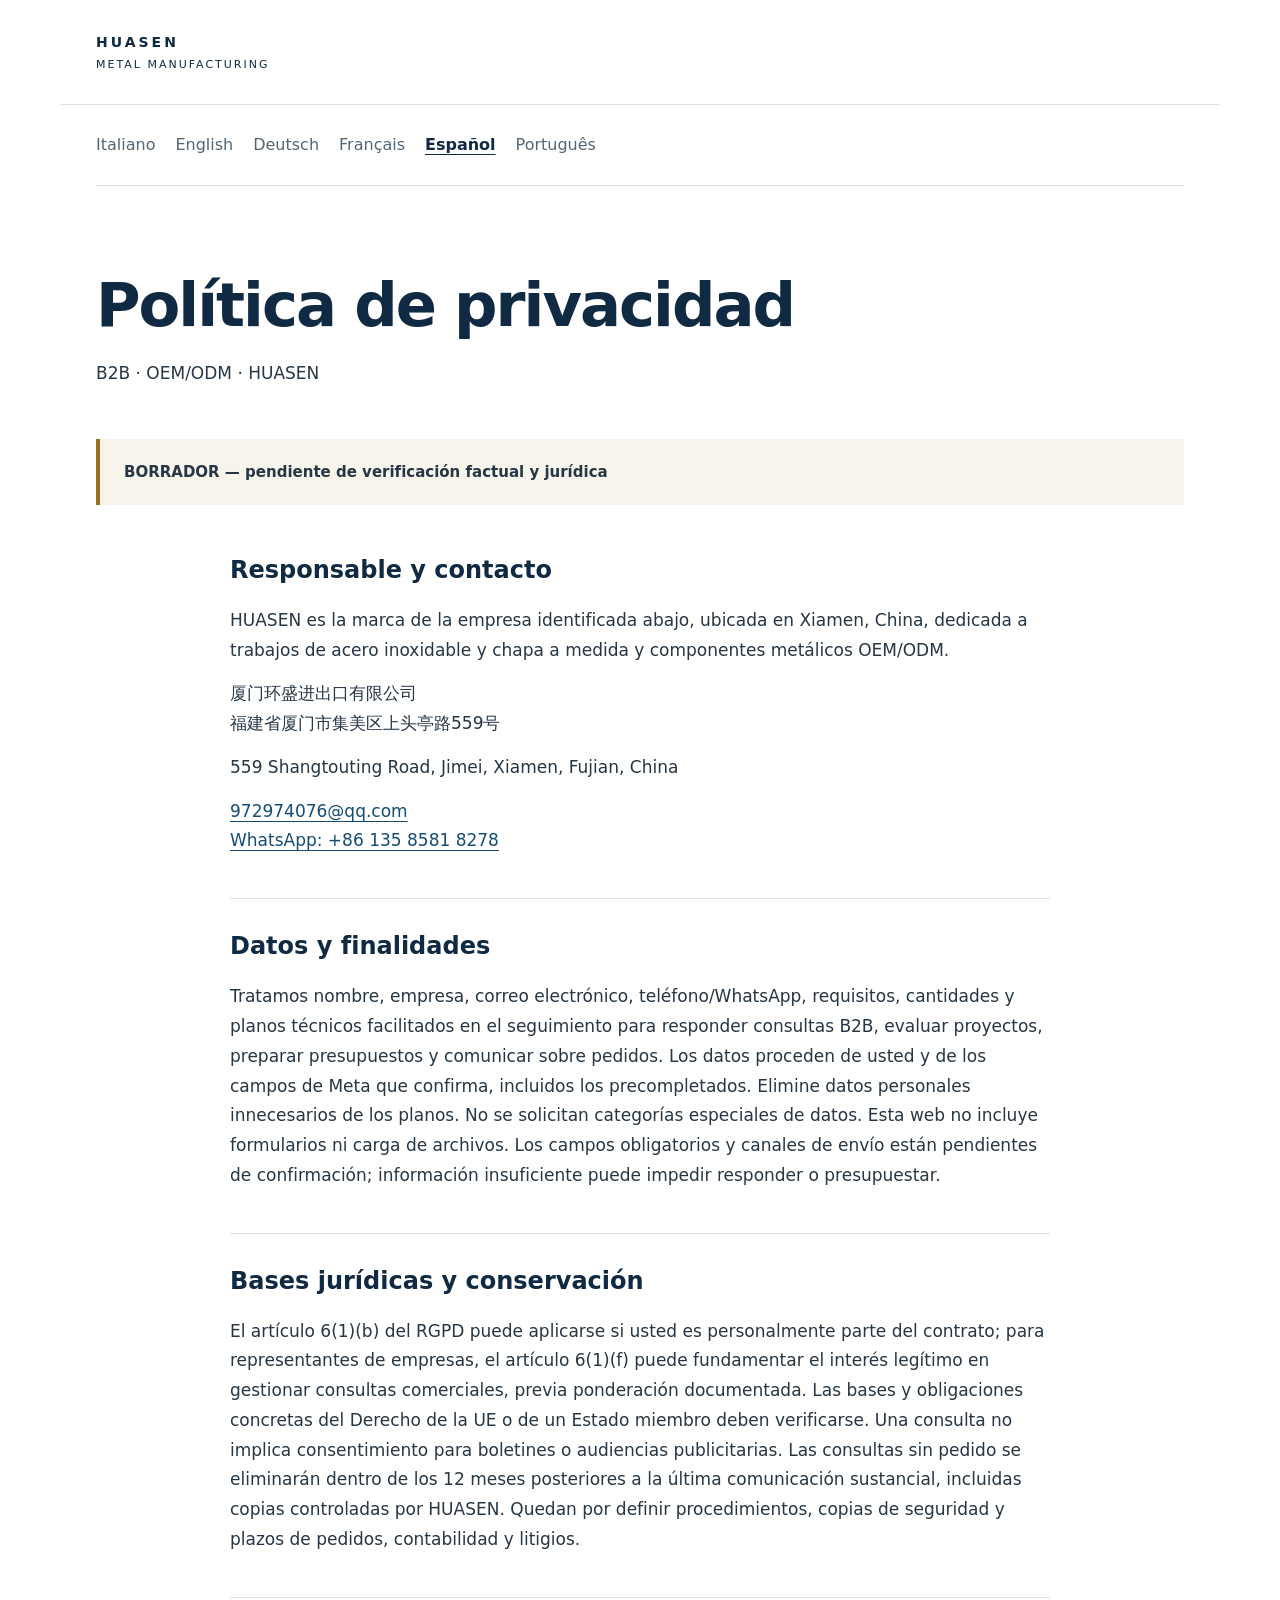
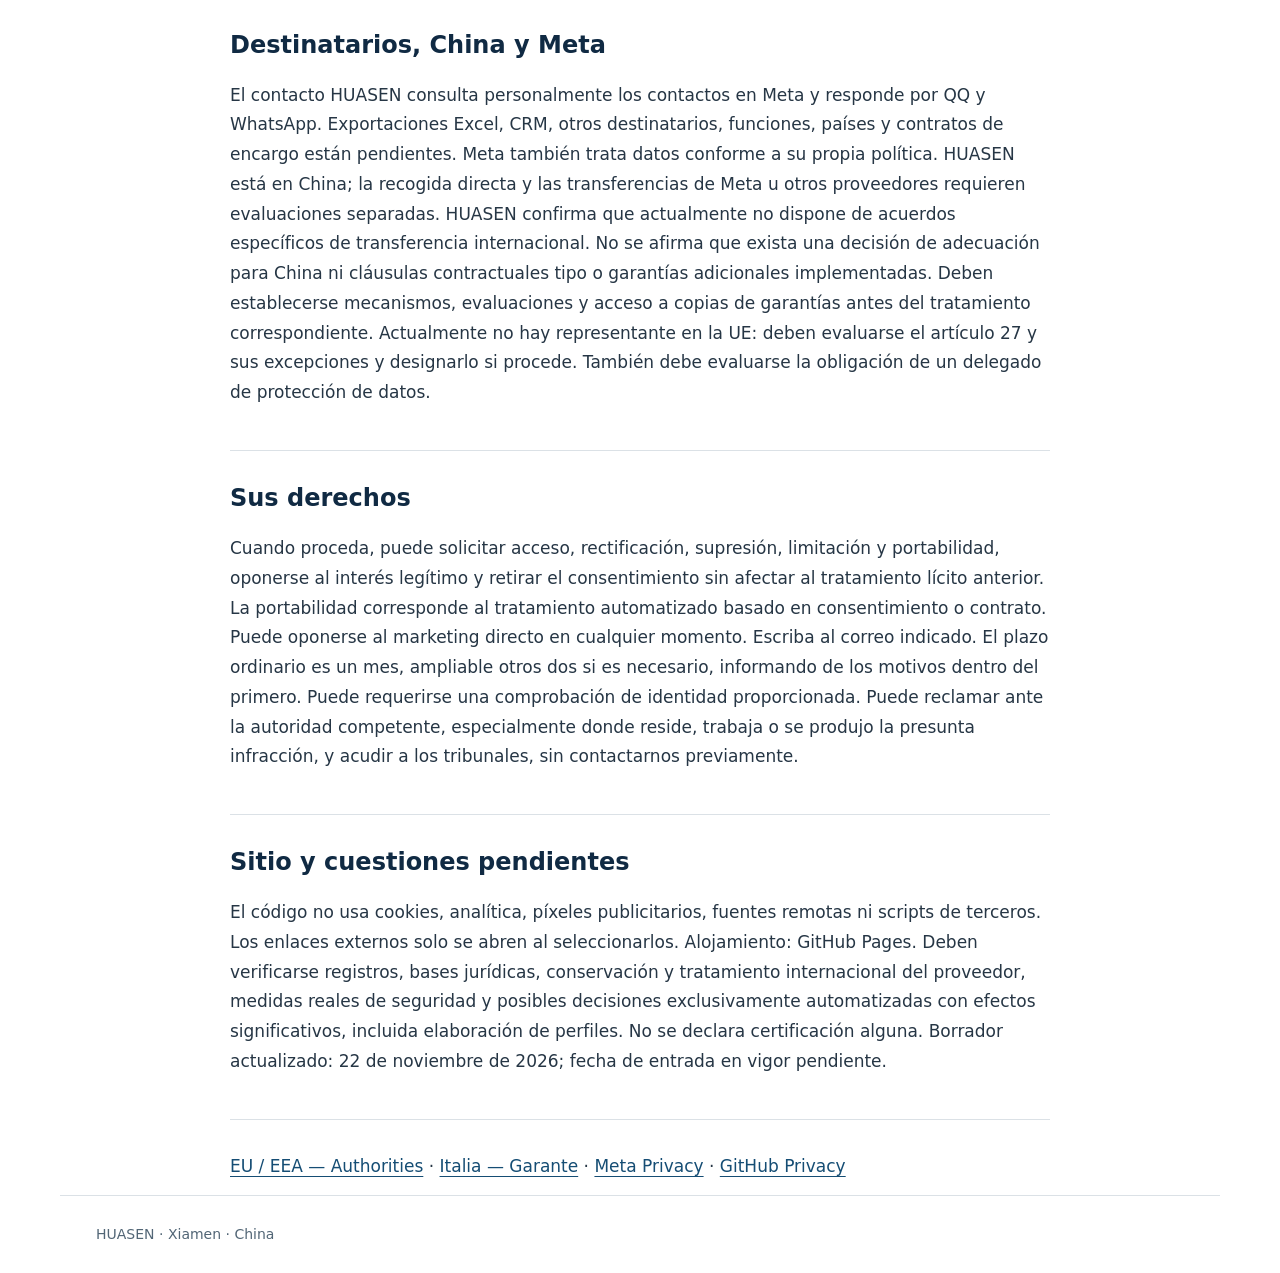
<file: es.html>
<!doctype html><html lang="es"><head><meta charset="utf-8"><meta name="viewport" content="width=device-width, initial-scale=1"><meta name="robots" content="noindex,nofollow"><title>Política de privacidad | HUASEN</title><link rel="stylesheet" href="style.css"></head><body><header><a class="brand" href="index.html">HUASEN<span>METAL MANUFACTURING</span></a></header><main><nav class="languages" aria-label="Language"><a href="index.html" lang="it" hreflang="it">Italiano</a><a href="en.html" lang="en" hreflang="en">English</a><a href="de.html" lang="de" hreflang="de">Deutsch</a><a href="fr.html" lang="fr" hreflang="fr">Français</a><a href="es.html" lang="es" hreflang="es" aria-current="page">Español</a><a href="pt.html" lang="pt" hreflang="pt">Português</a></nav><div class="hero"><h1>Política de privacidad</h1><p>B2B · OEM/ODM · HUASEN</p></div><aside class="notice"><strong>BORRADOR — pendiente de verificación factual y jurídica</strong></aside><article class="translated"><section><h2>Responsable y contacto</h2><p>HUASEN es la marca de la empresa identificada abajo, ubicada en Xiamen, China, dedicada a trabajos de acero inoxidable y chapa a medida y componentes metálicos OEM/ODM.</p><p lang="zh-CN">厦门环盛进出口有限公司<br>福建省厦门市集美区上头亭路559号</p><p>559 Shangtouting Road, Jimei, Xiamen, Fujian, China</p><p><a href="mailto:972974076@qq.com">972974076@qq.com</a><br><a href="https://wa.me/8613585818278">WhatsApp: +86 135 8581 8278</a></p></section><section><h2>Datos y finalidades</h2><p>Tratamos nombre, empresa, correo electrónico, teléfono/WhatsApp, requisitos, cantidades y planos técnicos facilitados en el seguimiento para responder consultas B2B, evaluar proyectos, preparar presupuestos y comunicar sobre pedidos. Los datos proceden de usted y de los campos de Meta que confirma, incluidos los precompletados. Elimine datos personales innecesarios de los planos. No se solicitan categorías especiales de datos. Esta web no incluye formularios ni carga de archivos. Los campos obligatorios y canales de envío están pendientes de confirmación; información insuficiente puede impedir responder o presupuestar.</p></section><section><h2>Bases jurídicas y conservación</h2><p>El artículo 6(1)(b) del RGPD puede aplicarse si usted es personalmente parte del contrato; para representantes de empresas, el artículo 6(1)(f) puede fundamentar el interés legítimo en gestionar consultas comerciales, previa ponderación documentada. Las bases y obligaciones concretas del Derecho de la UE o de un Estado miembro deben verificarse. Una consulta no implica consentimiento para boletines o audiencias publicitarias. Las consultas sin pedido se eliminarán dentro de los 12 meses posteriores a la última comunicación sustancial, incluidas copias controladas por HUASEN. Quedan por definir procedimientos, copias de seguridad y plazos de pedidos, contabilidad y litigios.</p></section><section><h2>Destinatarios, China y Meta</h2><p>El contacto HUASEN consulta personalmente los contactos en Meta y responde por QQ y WhatsApp. Exportaciones Excel, CRM, otros destinatarios, funciones, países y contratos de encargo están pendientes. Meta también trata datos conforme a su propia política. HUASEN está en China; la recogida directa y las transferencias de Meta u otros proveedores requieren evaluaciones separadas. HUASEN confirma que actualmente no dispone de acuerdos específicos de transferencia internacional. No se afirma que exista una decisión de adecuación para China ni cláusulas contractuales tipo o garantías adicionales implementadas. Deben establecerse mecanismos, evaluaciones y acceso a copias de garantías antes del tratamiento correspondiente. Actualmente no hay representante en la UE: deben evaluarse el artículo 27 y sus excepciones y designarlo si procede. También debe evaluarse la obligación de un delegado de protección de datos.</p></section><section><h2>Sus derechos</h2><p>Cuando proceda, puede solicitar acceso, rectificación, supresión, limitación y portabilidad, oponerse al interés legítimo y retirar el consentimiento sin afectar al tratamiento lícito anterior. La portabilidad corresponde al tratamiento automatizado basado en consentimiento o contrato. Puede oponerse al marketing directo en cualquier momento. Escriba al correo indicado. El plazo ordinario es un mes, ampliable otros dos si es necesario, informando de los motivos dentro del primero. Puede requerirse una comprobación de identidad proporcionada. Puede reclamar ante la autoridad competente, especialmente donde reside, trabaja o se produjo la presunta infracción, y acudir a los tribunales, sin contactarnos previamente.</p></section><section><h2>Sitio y cuestiones pendientes</h2><p>El código no usa cookies, analítica, píxeles publicitarios, fuentes remotas ni scripts de terceros. Los enlaces externos solo se abren al seleccionarlos. Alojamiento: GitHub Pages. Deben verificarse registros, bases jurídicas, conservación y tratamiento internacional del proveedor, medidas reales de seguridad y posibles decisiones exclusivamente automatizadas con efectos significativos, incluida elaboración de perfiles. No se declara certificación alguna. Borrador actualizado: 22 de noviembre de 2026; fecha de entrada en vigor pendiente.</p></section><p><a href="https://www.edpb.europa.eu/about-edpb/about-edpb/members_en">EU / EEA — Authorities</a> · <a href="https://garanteprivacy.it/diritti/come-agire-per-tutelare-i-tuoi-dati-personali/reclamo">Italia — Garante</a> · <a href="https://www.facebook.com/privacy/policy/">Meta Privacy</a> · <a href="https://docs.github.com/en/site-policy/privacy-policies/github-general-privacy-statement">GitHub Privacy</a></p></article></main><footer>HUASEN · Xiamen · China</footer></body></html>
</file>
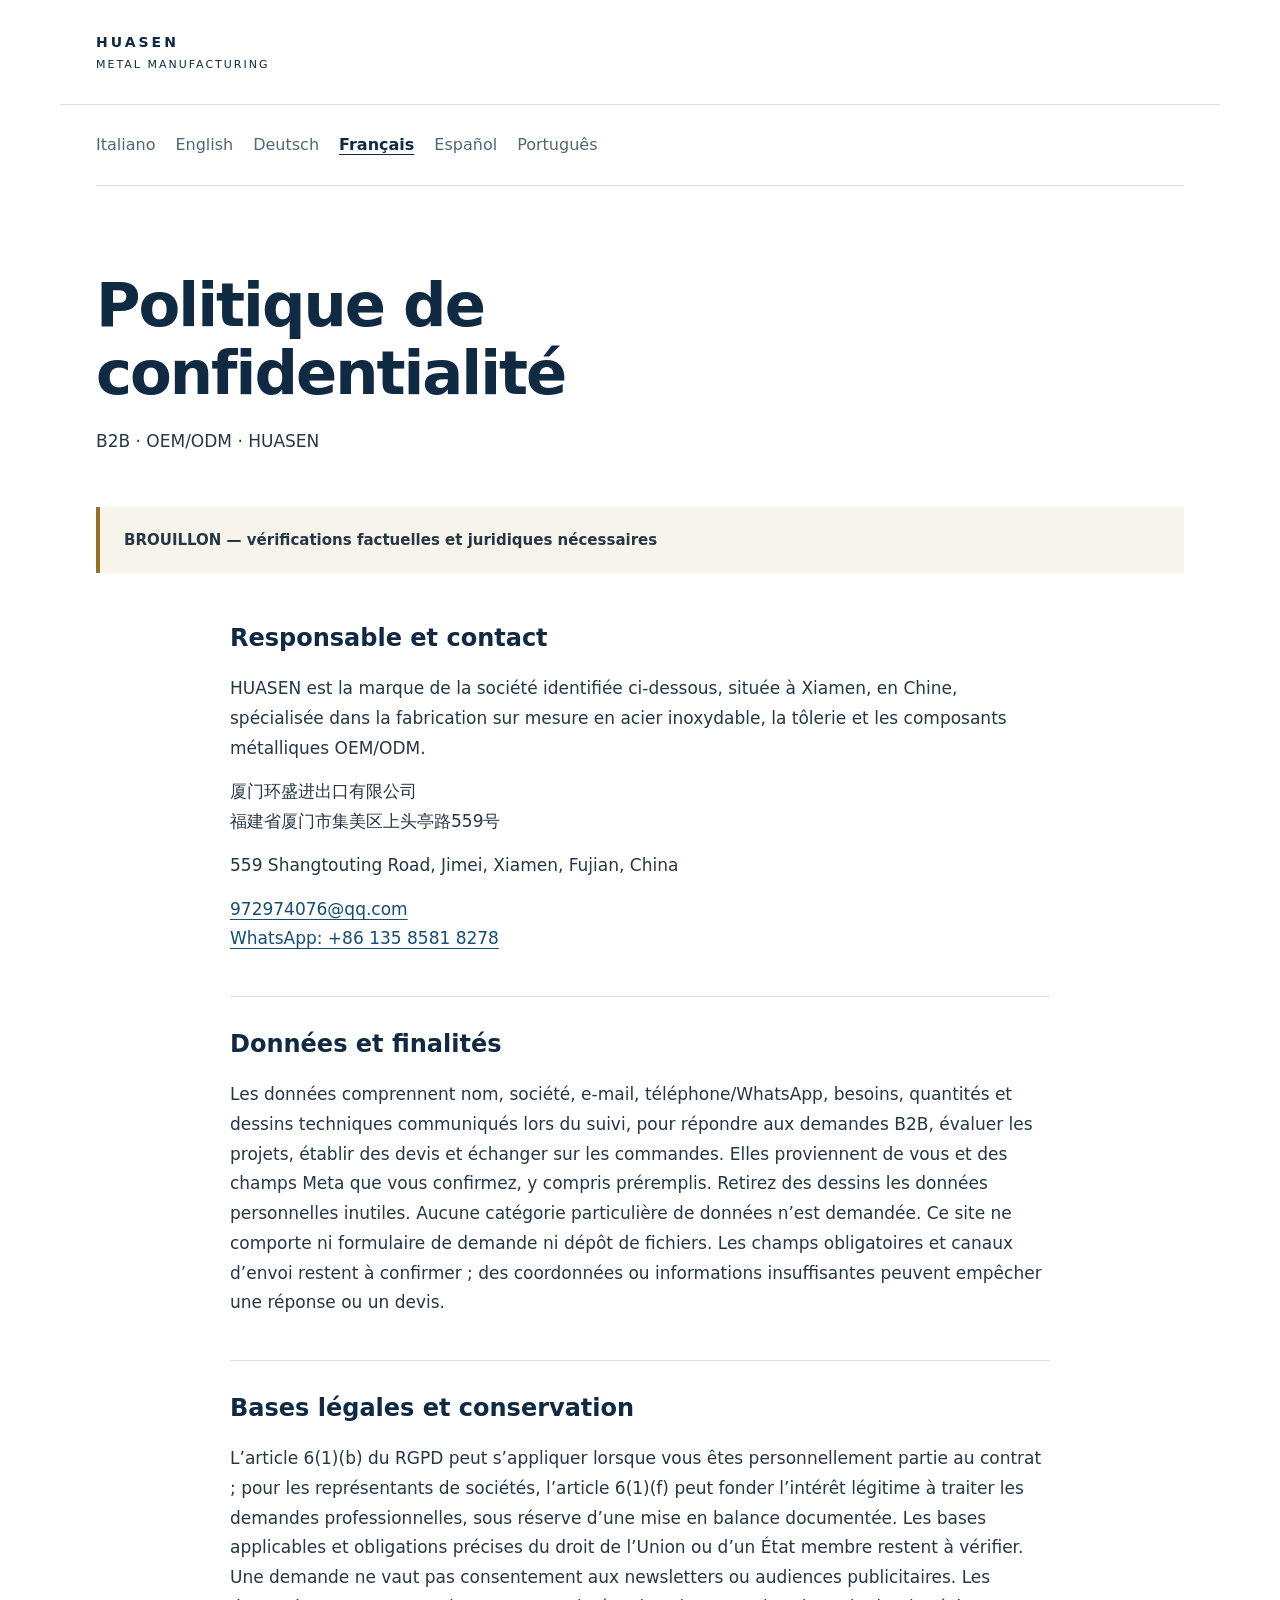
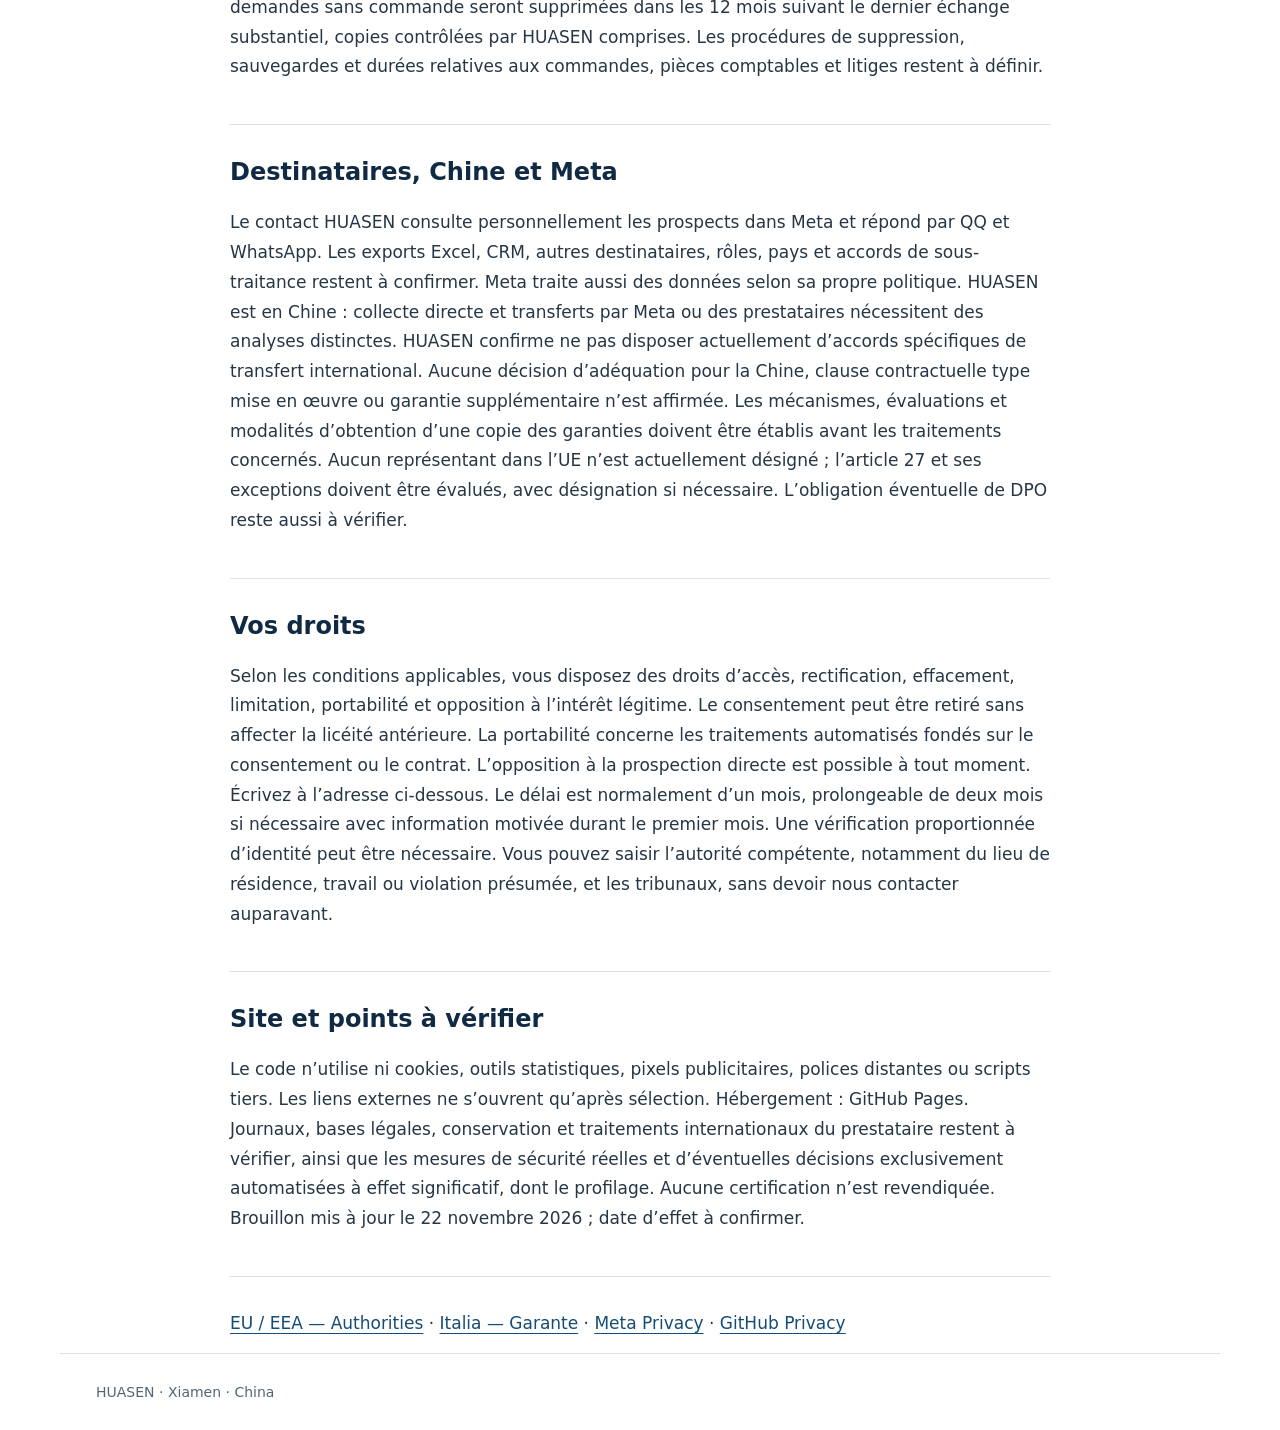
<file: fr.html>
<!doctype html><html lang="fr"><head><meta charset="utf-8"><meta name="viewport" content="width=device-width, initial-scale=1"><meta name="robots" content="noindex,nofollow"><title>Politique de confidentialité | HUASEN</title><link rel="stylesheet" href="style.css"></head><body><header><a class="brand" href="index.html">HUASEN<span>METAL MANUFACTURING</span></a></header><main><nav class="languages" aria-label="Language"><a href="index.html" lang="it" hreflang="it">Italiano</a><a href="en.html" lang="en" hreflang="en">English</a><a href="de.html" lang="de" hreflang="de">Deutsch</a><a href="fr.html" lang="fr" hreflang="fr" aria-current="page">Français</a><a href="es.html" lang="es" hreflang="es">Español</a><a href="pt.html" lang="pt" hreflang="pt">Português</a></nav><div class="hero"><h1>Politique de confidentialité</h1><p>B2B · OEM/ODM · HUASEN</p></div><aside class="notice"><strong>BROUILLON — vérifications factuelles et juridiques nécessaires</strong></aside><article class="translated"><section><h2>Responsable et contact</h2><p>HUASEN est la marque de la société identifiée ci-dessous, située à Xiamen, en Chine, spécialisée dans la fabrication sur mesure en acier inoxydable, la tôlerie et les composants métalliques OEM/ODM.</p><p lang="zh-CN">厦门环盛进出口有限公司<br>福建省厦门市集美区上头亭路559号</p><p>559 Shangtouting Road, Jimei, Xiamen, Fujian, China</p><p><a href="mailto:972974076@qq.com">972974076@qq.com</a><br><a href="https://wa.me/8613585818278">WhatsApp: +86 135 8581 8278</a></p></section><section><h2>Données et finalités</h2><p>Les données comprennent nom, société, e-mail, téléphone/WhatsApp, besoins, quantités et dessins techniques communiqués lors du suivi, pour répondre aux demandes B2B, évaluer les projets, établir des devis et échanger sur les commandes. Elles proviennent de vous et des champs Meta que vous confirmez, y compris préremplis. Retirez des dessins les données personnelles inutiles. Aucune catégorie particulière de données n’est demandée. Ce site ne comporte ni formulaire de demande ni dépôt de fichiers. Les champs obligatoires et canaux d’envoi restent à confirmer ; des coordonnées ou informations insuffisantes peuvent empêcher une réponse ou un devis.</p></section><section><h2>Bases légales et conservation</h2><p>L’article 6(1)(b) du RGPD peut s’appliquer lorsque vous êtes personnellement partie au contrat ; pour les représentants de sociétés, l’article 6(1)(f) peut fonder l’intérêt légitime à traiter les demandes professionnelles, sous réserve d’une mise en balance documentée. Les bases applicables et obligations précises du droit de l’Union ou d’un État membre restent à vérifier. Une demande ne vaut pas consentement aux newsletters ou audiences publicitaires. Les demandes sans commande seront supprimées dans les 12 mois suivant le dernier échange substantiel, copies contrôlées par HUASEN comprises. Les procédures de suppression, sauvegardes et durées relatives aux commandes, pièces comptables et litiges restent à définir.</p></section><section><h2>Destinataires, Chine et Meta</h2><p>Le contact HUASEN consulte personnellement les prospects dans Meta et répond par QQ et WhatsApp. Les exports Excel, CRM, autres destinataires, rôles, pays et accords de sous-traitance restent à confirmer. Meta traite aussi des données selon sa propre politique. HUASEN est en Chine : collecte directe et transferts par Meta ou des prestataires nécessitent des analyses distinctes. HUASEN confirme ne pas disposer actuellement d’accords spécifiques de transfert international. Aucune décision d’adéquation pour la Chine, clause contractuelle type mise en œuvre ou garantie supplémentaire n’est affirmée. Les mécanismes, évaluations et modalités d’obtention d’une copie des garanties doivent être établis avant les traitements concernés. Aucun représentant dans l’UE n’est actuellement désigné ; l’article 27 et ses exceptions doivent être évalués, avec désignation si nécessaire. L’obligation éventuelle de DPO reste aussi à vérifier.</p></section><section><h2>Vos droits</h2><p>Selon les conditions applicables, vous disposez des droits d’accès, rectification, effacement, limitation, portabilité et opposition à l’intérêt légitime. Le consentement peut être retiré sans affecter la licéité antérieure. La portabilité concerne les traitements automatisés fondés sur le consentement ou le contrat. L’opposition à la prospection directe est possible à tout moment. Écrivez à l’adresse ci-dessous. Le délai est normalement d’un mois, prolongeable de deux mois si nécessaire avec information motivée durant le premier mois. Une vérification proportionnée d’identité peut être nécessaire. Vous pouvez saisir l’autorité compétente, notamment du lieu de résidence, travail ou violation présumée, et les tribunaux, sans devoir nous contacter auparavant.</p></section><section><h2>Site et points à vérifier</h2><p>Le code n’utilise ni cookies, outils statistiques, pixels publicitaires, polices distantes ou scripts tiers. Les liens externes ne s’ouvrent qu’après sélection. Hébergement : GitHub Pages. Journaux, bases légales, conservation et traitements internationaux du prestataire restent à vérifier, ainsi que les mesures de sécurité réelles et d’éventuelles décisions exclusivement automatisées à effet significatif, dont le profilage. Aucune certification n’est revendiquée. Brouillon mis à jour le 22 novembre 2026 ; date d’effet à confirmer.</p></section><p><a href="https://www.edpb.europa.eu/about-edpb/about-edpb/members_en">EU / EEA — Authorities</a> · <a href="https://garanteprivacy.it/diritti/come-agire-per-tutelare-i-tuoi-dati-personali/reclamo">Italia — Garante</a> · <a href="https://www.facebook.com/privacy/policy/">Meta Privacy</a> · <a href="https://docs.github.com/en/site-policy/privacy-policies/github-general-privacy-statement">GitHub Privacy</a></p></article></main><footer>HUASEN · Xiamen · China</footer></body></html>
</file>
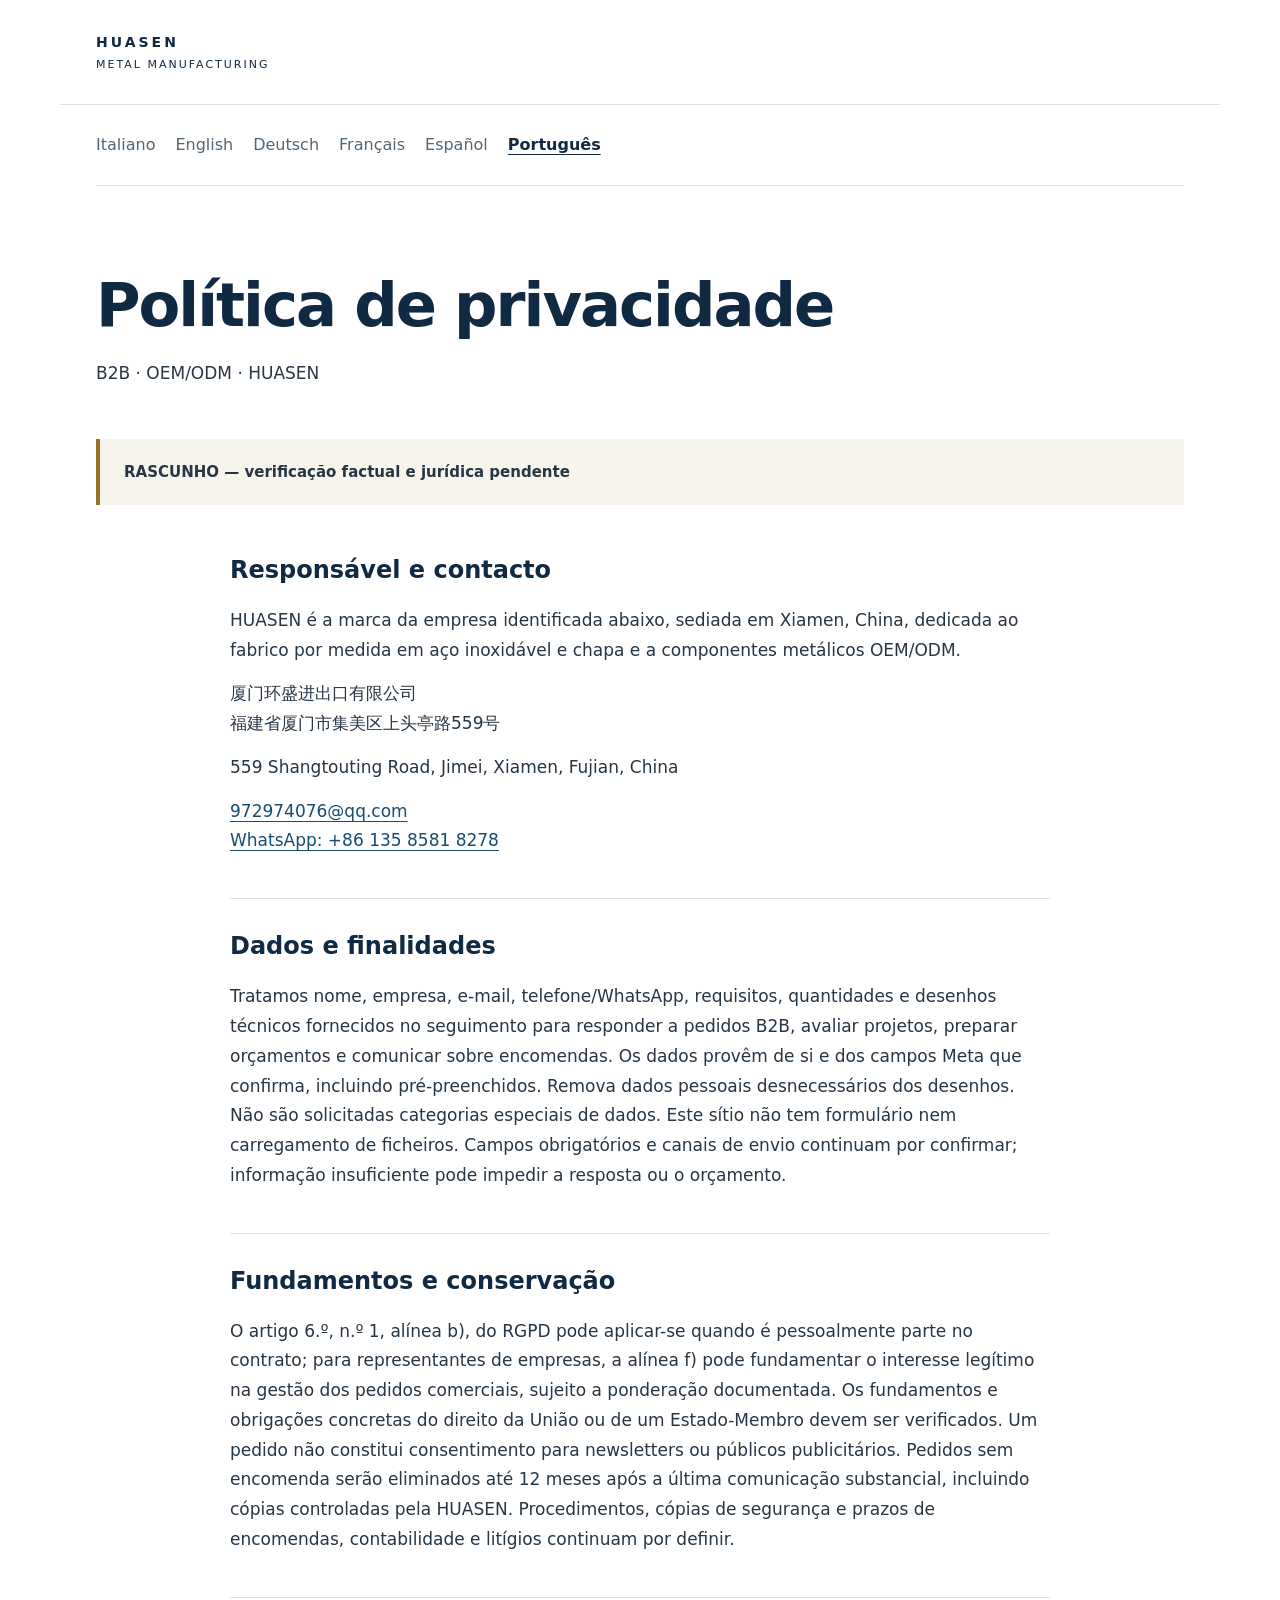
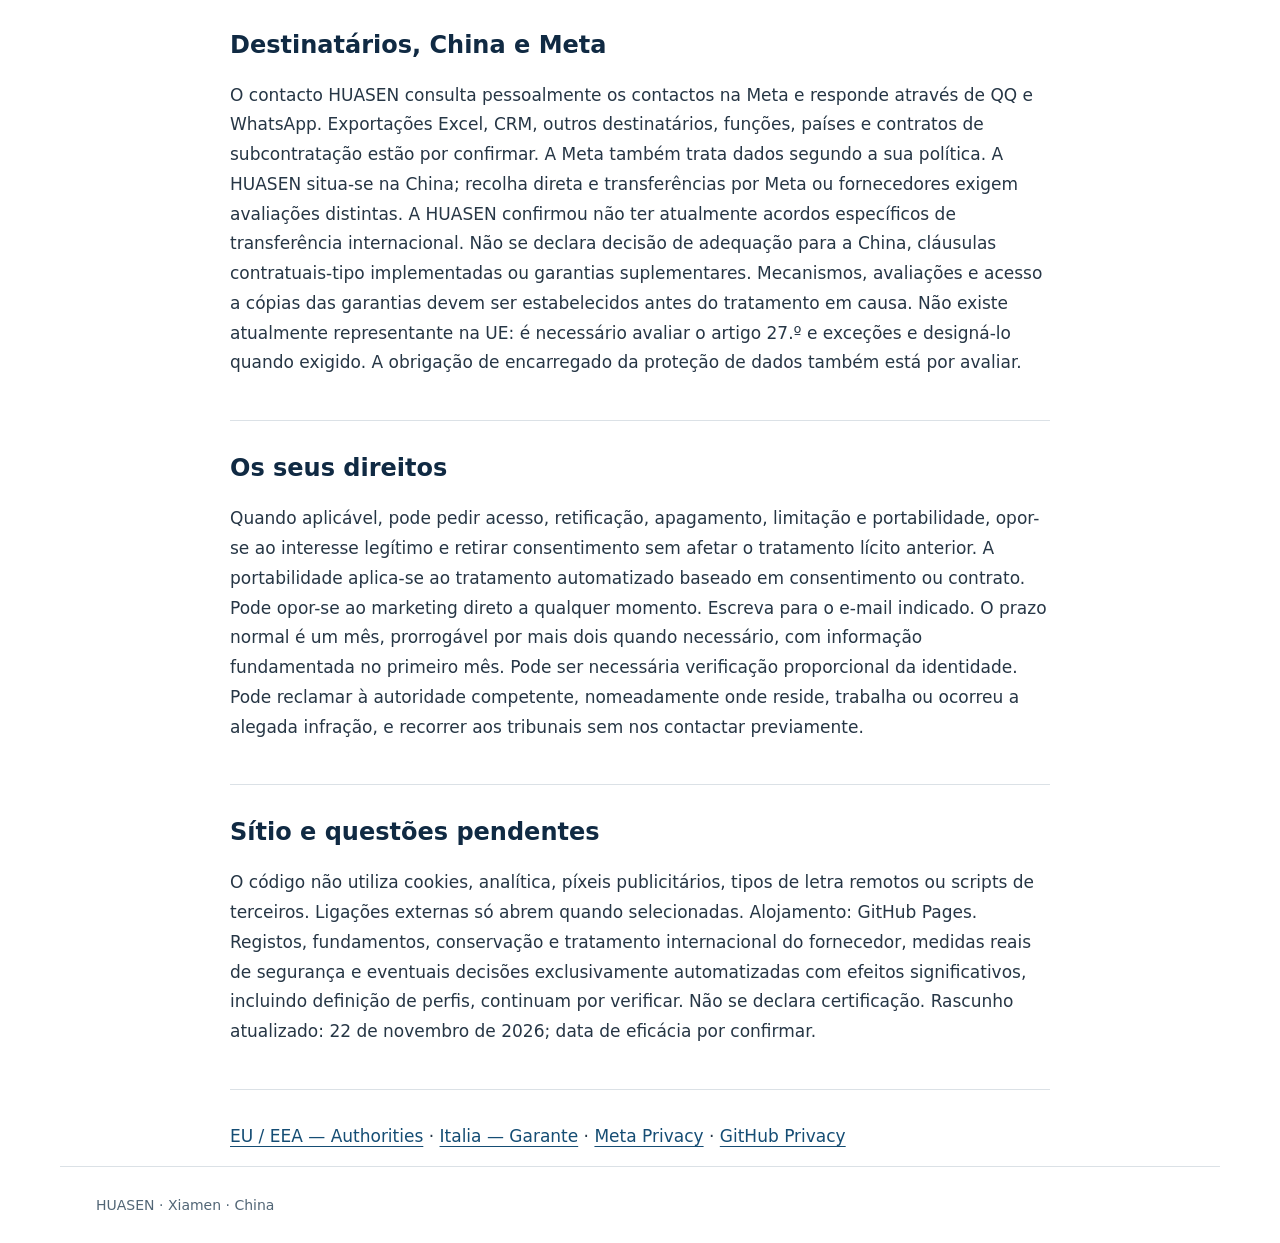
<file: pt.html>
<!doctype html><html lang="pt"><head><meta charset="utf-8"><meta name="viewport" content="width=device-width, initial-scale=1"><meta name="robots" content="noindex,nofollow"><title>Política de privacidade | HUASEN</title><link rel="stylesheet" href="style.css"></head><body><header><a class="brand" href="index.html">HUASEN<span>METAL MANUFACTURING</span></a></header><main><nav class="languages" aria-label="Language"><a href="index.html" lang="it" hreflang="it">Italiano</a><a href="en.html" lang="en" hreflang="en">English</a><a href="de.html" lang="de" hreflang="de">Deutsch</a><a href="fr.html" lang="fr" hreflang="fr">Français</a><a href="es.html" lang="es" hreflang="es">Español</a><a href="pt.html" lang="pt" hreflang="pt" aria-current="page">Português</a></nav><div class="hero"><h1>Política de privacidade</h1><p>B2B · OEM/ODM · HUASEN</p></div><aside class="notice"><strong>RASCUNHO — verificação factual e jurídica pendente</strong></aside><article class="translated"><section><h2>Responsável e contacto</h2><p>HUASEN é a marca da empresa identificada abaixo, sediada em Xiamen, China, dedicada ao fabrico por medida em aço inoxidável e chapa e a componentes metálicos OEM/ODM.</p><p lang="zh-CN">厦门环盛进出口有限公司<br>福建省厦门市集美区上头亭路559号</p><p>559 Shangtouting Road, Jimei, Xiamen, Fujian, China</p><p><a href="mailto:972974076@qq.com">972974076@qq.com</a><br><a href="https://wa.me/8613585818278">WhatsApp: +86 135 8581 8278</a></p></section><section><h2>Dados e finalidades</h2><p>Tratamos nome, empresa, e-mail, telefone/WhatsApp, requisitos, quantidades e desenhos técnicos fornecidos no seguimento para responder a pedidos B2B, avaliar projetos, preparar orçamentos e comunicar sobre encomendas. Os dados provêm de si e dos campos Meta que confirma, incluindo pré-preenchidos. Remova dados pessoais desnecessários dos desenhos. Não são solicitadas categorias especiais de dados. Este sítio não tem formulário nem carregamento de ficheiros. Campos obrigatórios e canais de envio continuam por confirmar; informação insuficiente pode impedir a resposta ou o orçamento.</p></section><section><h2>Fundamentos e conservação</h2><p>O artigo 6.º, n.º 1, alínea b), do RGPD pode aplicar-se quando é pessoalmente parte no contrato; para representantes de empresas, a alínea f) pode fundamentar o interesse legítimo na gestão dos pedidos comerciais, sujeito a ponderação documentada. Os fundamentos e obrigações concretas do direito da União ou de um Estado-Membro devem ser verificados. Um pedido não constitui consentimento para newsletters ou públicos publicitários. Pedidos sem encomenda serão eliminados até 12 meses após a última comunicação substancial, incluindo cópias controladas pela HUASEN. Procedimentos, cópias de segurança e prazos de encomendas, contabilidade e litígios continuam por definir.</p></section><section><h2>Destinatários, China e Meta</h2><p>O contacto HUASEN consulta pessoalmente os contactos na Meta e responde através de QQ e WhatsApp. Exportações Excel, CRM, outros destinatários, funções, países e contratos de subcontratação estão por confirmar. A Meta também trata dados segundo a sua política. A HUASEN situa-se na China; recolha direta e transferências por Meta ou fornecedores exigem avaliações distintas. A HUASEN confirmou não ter atualmente acordos específicos de transferência internacional. Não se declara decisão de adequação para a China, cláusulas contratuais-tipo implementadas ou garantias suplementares. Mecanismos, avaliações e acesso a cópias das garantias devem ser estabelecidos antes do tratamento em causa. Não existe atualmente representante na UE: é necessário avaliar o artigo 27.º e exceções e designá-lo quando exigido. A obrigação de encarregado da proteção de dados também está por avaliar.</p></section><section><h2>Os seus direitos</h2><p>Quando aplicável, pode pedir acesso, retificação, apagamento, limitação e portabilidade, opor-se ao interesse legítimo e retirar consentimento sem afetar o tratamento lícito anterior. A portabilidade aplica-se ao tratamento automatizado baseado em consentimento ou contrato. Pode opor-se ao marketing direto a qualquer momento. Escreva para o e-mail indicado. O prazo normal é um mês, prorrogável por mais dois quando necessário, com informação fundamentada no primeiro mês. Pode ser necessária verificação proporcional da identidade. Pode reclamar à autoridade competente, nomeadamente onde reside, trabalha ou ocorreu a alegada infração, e recorrer aos tribunais sem nos contactar previamente.</p></section><section><h2>Sítio e questões pendentes</h2><p>O código não utiliza cookies, analítica, píxeis publicitários, tipos de letra remotos ou scripts de terceiros. Ligações externas só abrem quando selecionadas. Alojamento: GitHub Pages. Registos, fundamentos, conservação e tratamento internacional do fornecedor, medidas reais de segurança e eventuais decisões exclusivamente automatizadas com efeitos significativos, incluindo definição de perfis, continuam por verificar. Não se declara certificação. Rascunho atualizado: 22 de novembro de 2026; data de eficácia por confirmar.</p></section><p><a href="https://www.edpb.europa.eu/about-edpb/about-edpb/members_en">EU / EEA — Authorities</a> · <a href="https://garanteprivacy.it/diritti/come-agire-per-tutelare-i-tuoi-dati-personali/reclamo">Italia — Garante</a> · <a href="https://www.facebook.com/privacy/policy/">Meta Privacy</a> · <a href="https://docs.github.com/en/site-policy/privacy-policies/github-general-privacy-statement">GitHub Privacy</a></p></article></main><footer>HUASEN · Xiamen · China</footer></body></html>
</file>
<file: style.css>
*{box-sizing:border-box}html{scroll-behavior:smooth;scroll-padding-top:24px}body{margin:0;color:#263645;background:#fff;font:17px/1.75 system-ui,-apple-system,BlinkMacSystemFont,"Segoe UI",sans-serif}a{color:#154d74;text-underline-offset:4px;overflow-wrap:anywhere}a:hover{color:#071d32}a:focus-visible{outline:3px solid #b27020;outline-offset:5px}header,main,footer{max-width:1160px;margin:auto}header{display:flex;justify-content:space-between;align-items:center;padding:30px 36px;border-bottom:1px solid #dbe1e6}.brand{font-size:30px;font-weight:800;letter-spacing:3px;text-decoration:none;color:#102a43}.brand span{display:block;font-size:11px;letter-spacing:2px;font-weight:500}header>a:last-child{font-size:14px}main{padding:0 36px}.hero{padding:65px 0 36px;max-width:850px}.eyebrow{font-size:12px;letter-spacing:1.7px;font-weight:700;color:#526676}h1{font-size:clamp(2.3rem,5vw,3.8rem);line-height:1.12;letter-spacing:-2px;color:#102a43;margin:20px 0}h2{color:#102a43;font-size:1.5rem;line-height:1.3;margin-top:0}.intro{font-size:19px;max-width:760px;color:#526676}.notice{border-left:4px solid #987025;background:#f7f4ec;padding:20px 24px;margin-bottom:50px;font-size:15px}.notice p{margin:8px 0 0}.layout{display:grid;grid-template-columns:240px minmax(0,1fr);gap:64px}nav{align-self:start;position:sticky;top:24px}nav a{display:block;text-decoration:none;font-size:14px;padding:7px 0;color:#526676}section{padding:0 0 28px;margin-bottom:32px;border-bottom:1px solid #dbe1e6}p{margin:14px 0}dt{font-size:14px;font-weight:700;margin-top:16px}dd{margin:4px 0}.pending{background:#f3f5f7;border-left:2px solid #97a5b1;padding:15px 18px;font-size:15px}li{margin-bottom:12px}.contact{background:#102a43;color:white;padding:32px;margin-bottom:56px}.contact h2,.contact a{color:white}footer{border-top:1px solid #dbe1e6;padding:26px 36px;display:flex;gap:24px;justify-content:space-between;font-size:14px;color:#526676}.skip{position:absolute;left:16px;top:-100px;background:white;padding:10px;z-index:2}.skip:focus{top:10px}@media(max-width:760px){header{padding:22px 20px}main{padding:0 20px}.hero{padding-top:36px}.layout{grid-template-columns:1fr;gap:30px}nav{position:static;border-bottom:1px solid #dbe1e6;padding-bottom:22px}nav a{padding:9px 0}.notice{margin-bottom:30px}footer{padding:24px 20px;flex-wrap:wrap}h1{letter-spacing:-1px}}@media(prefers-reduced-motion:reduce){html{scroll-behavior:auto}}@media print{nav,.skip,footer{display:none}.layout{display:block}main,header{padding:0}.hero{padding:20px 0}.contact{background:white;color:#102a43}.contact h2,.contact a{color:#102a43}section{break-inside:avoid}body{font-size:11pt}}
.languages{position:static;display:flex;flex-wrap:wrap;gap:8px 20px;padding:20px 0;margin:0;border-bottom:1px solid #dbe1e6}.languages a{font-size:16px;padding:6px 0}.languages [aria-current=page]{font-weight:700;color:#102a43;text-decoration:underline}.translated{max-width:820px;margin:auto}.translated section{overflow-wrap:anywhere}
</file>
